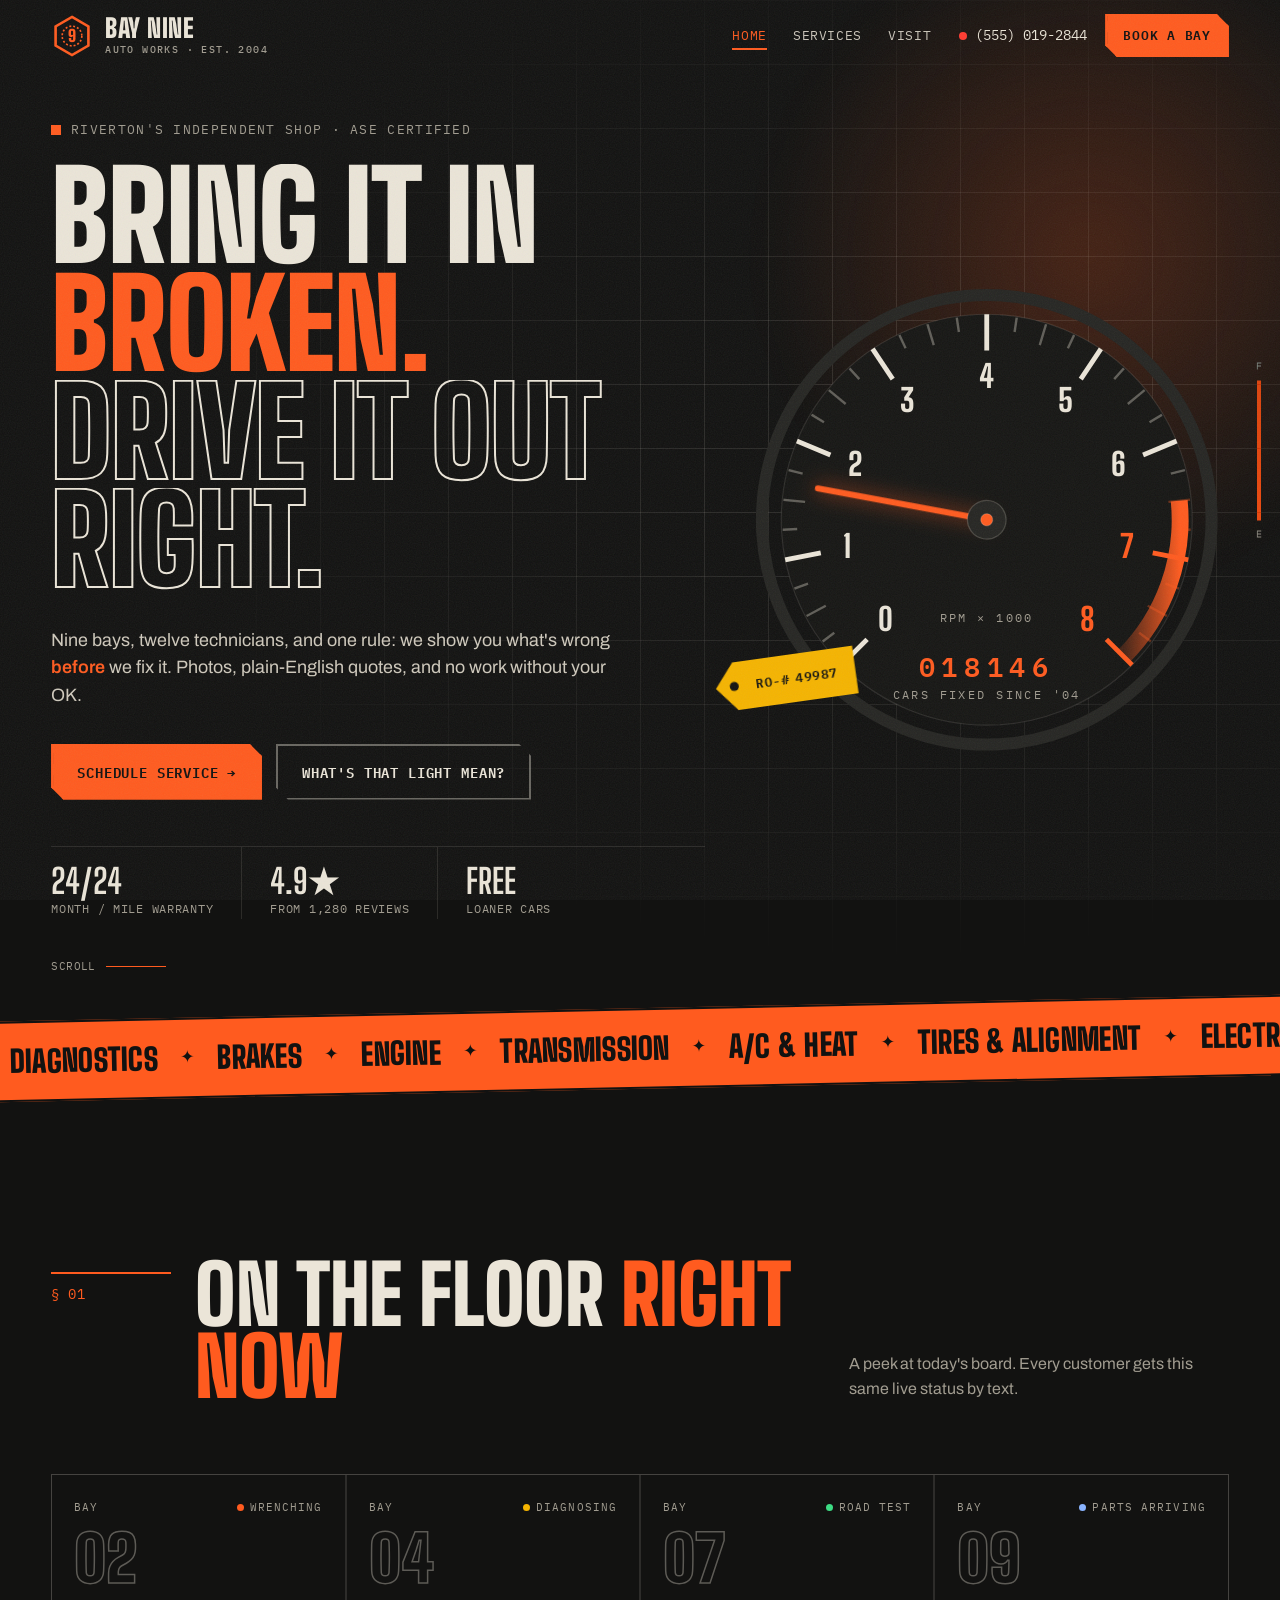
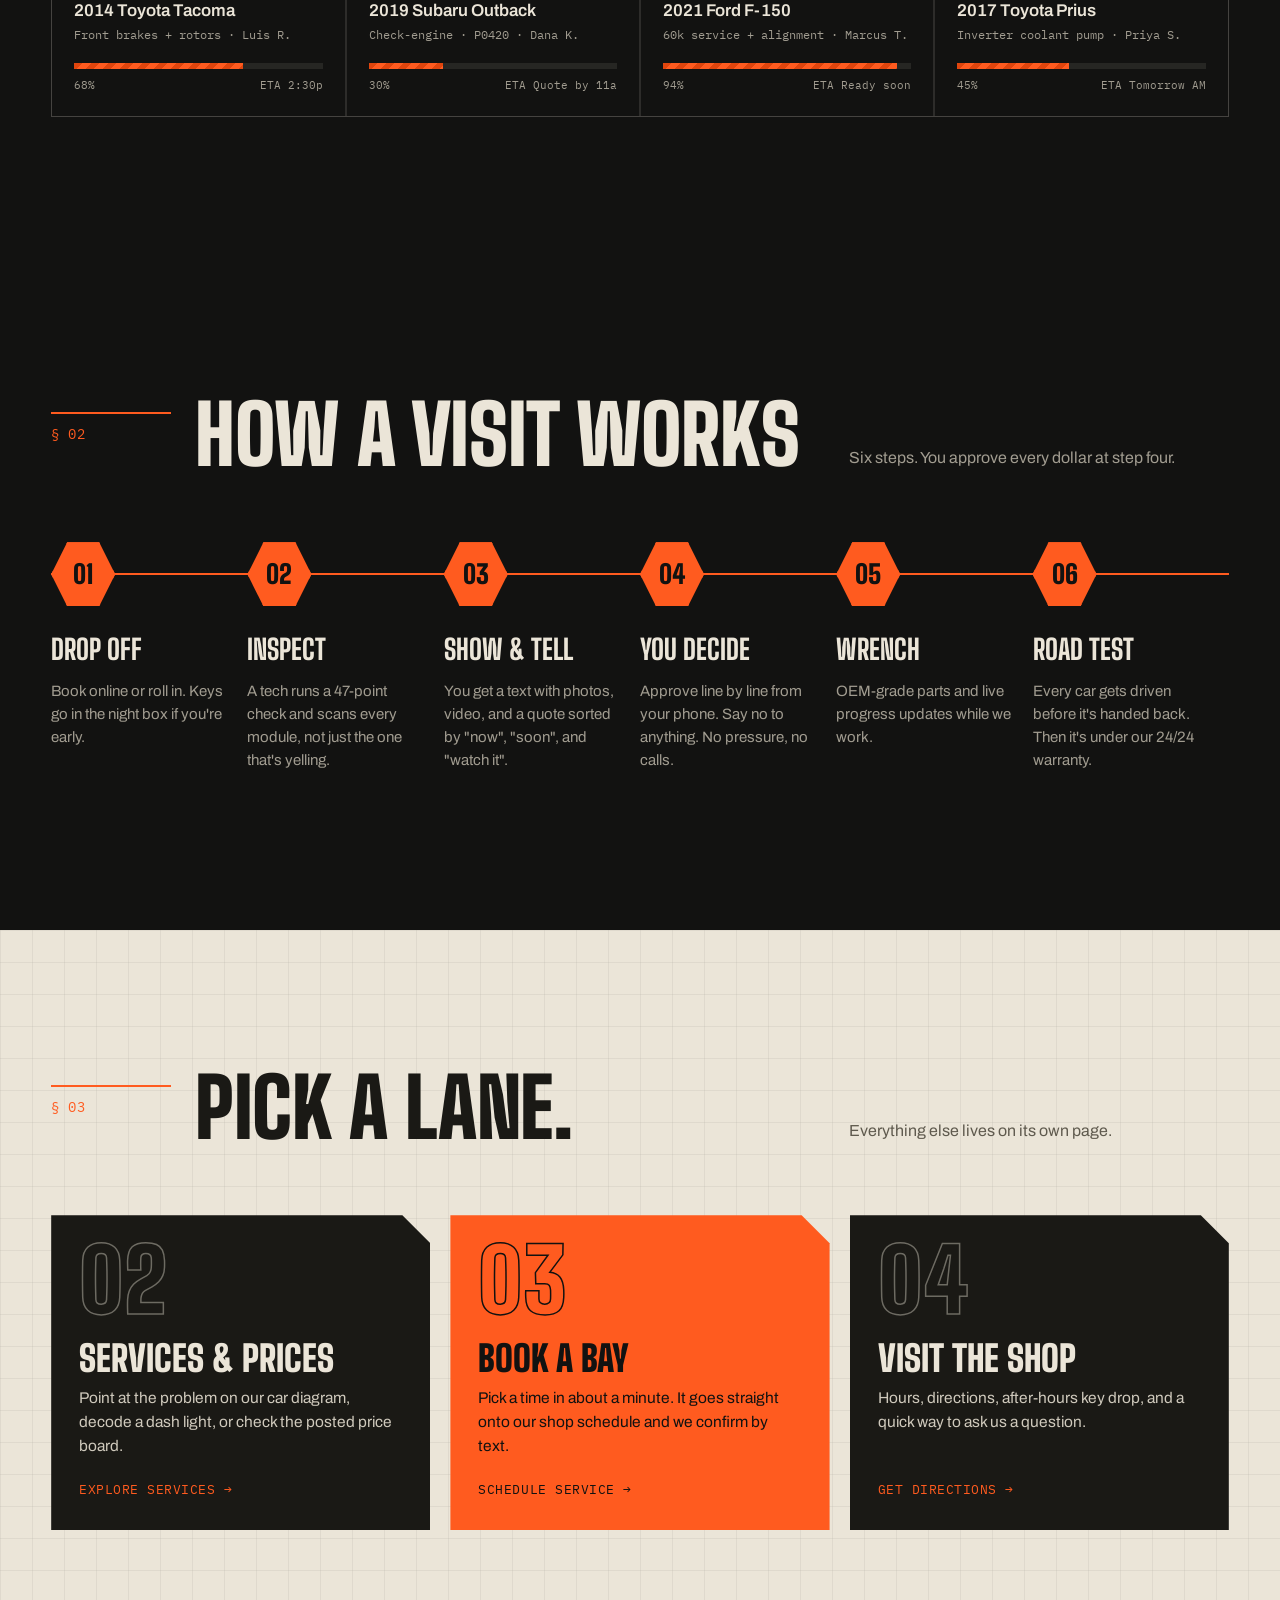
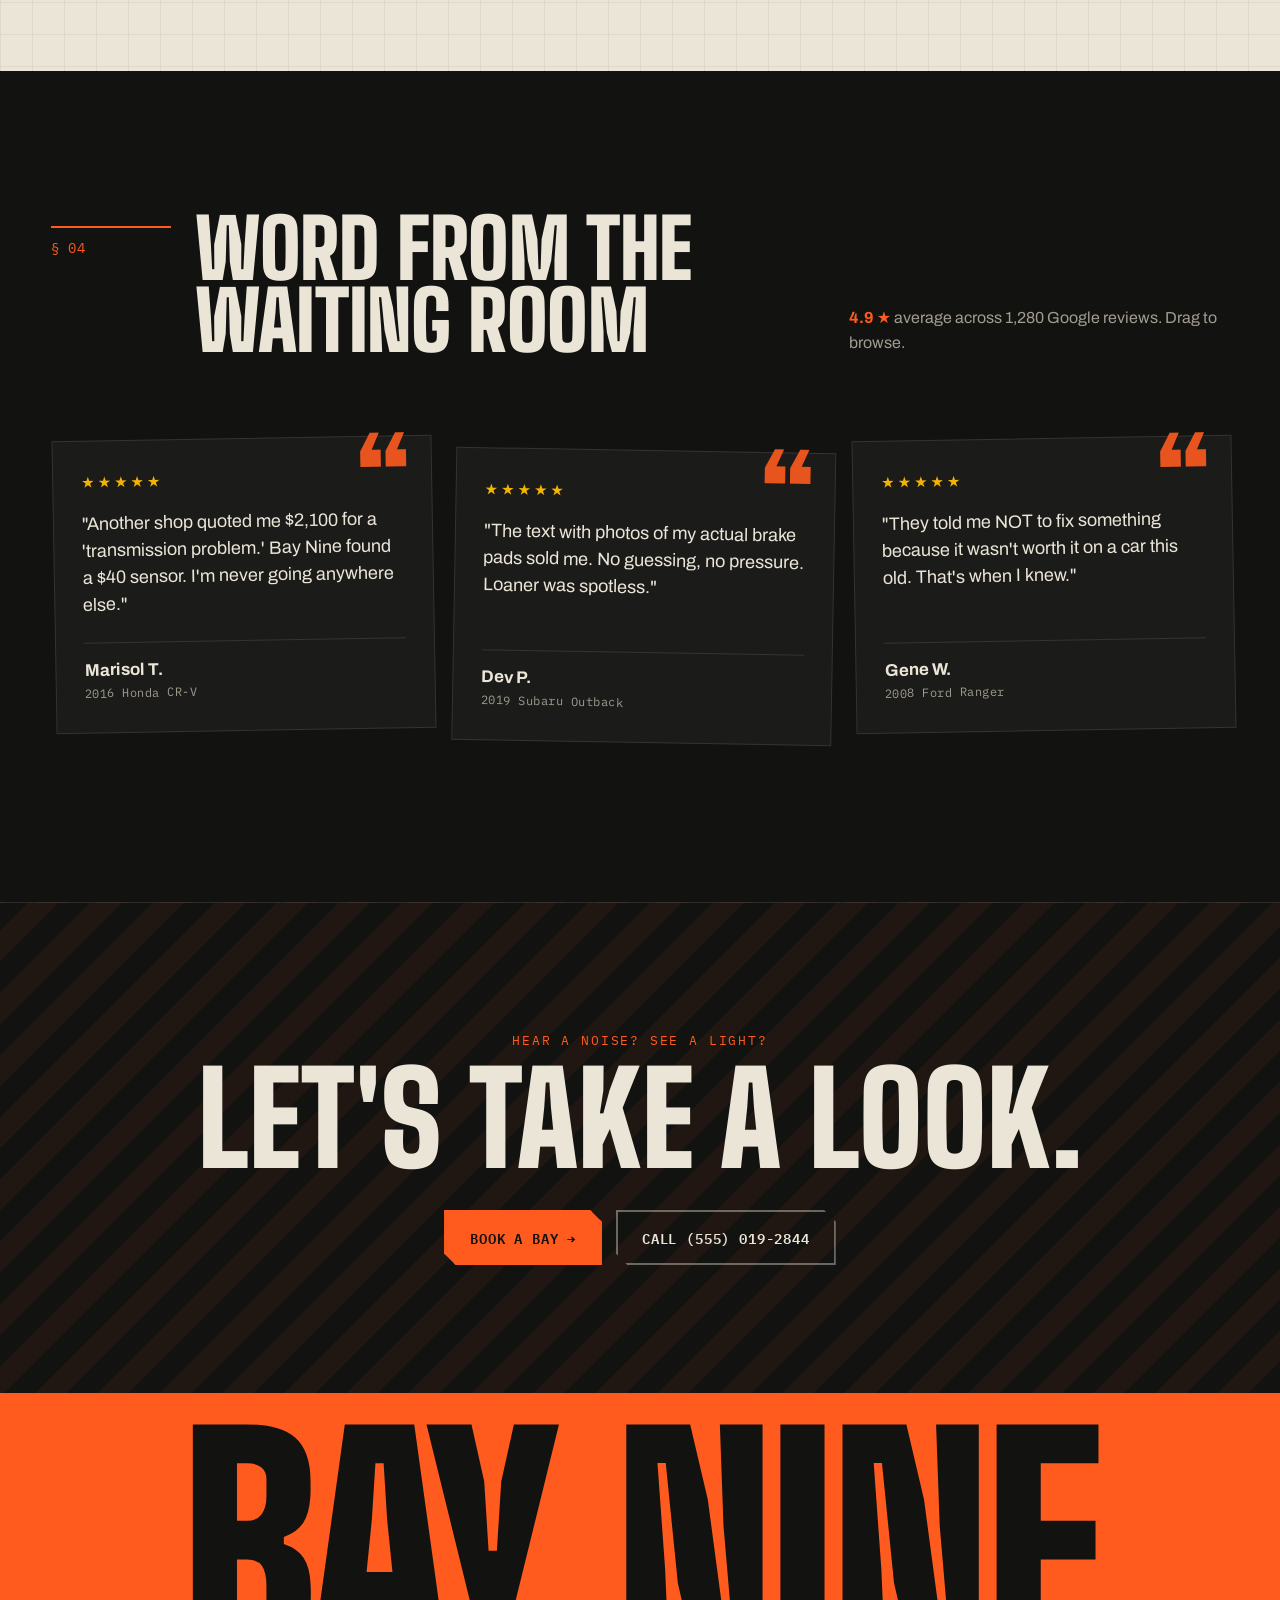
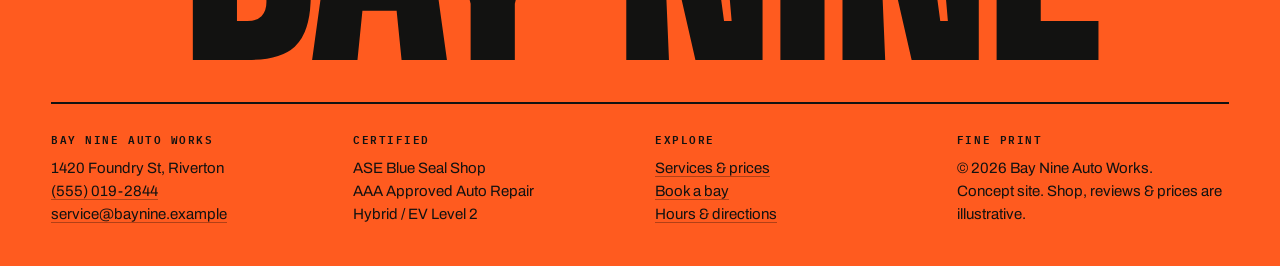
<file: index.html>
<!doctype html>
<html lang="en">
<head>
  <meta charset="utf-8" />
  <meta name="viewport" content="width=device-width, initial-scale=1" />
  <title>Bay Nine Auto Works | Honest repair in Riverton</title>
  <meta name="description" content="Bay Nine Auto Works: independent, ASE-certified auto repair in Riverton. Diagnostics, brakes, engine, A/C, tires and more. Book online in under a minute." />
  <meta name="theme-color" content="#121211" />
  <link rel="icon" href="assets/favicon.svg" type="image/svg+xml" />
  <link rel="preconnect" href="https://fonts.googleapis.com" />
  <link rel="preconnect" href="https://fonts.gstatic.com" crossorigin />
  <link href="https://fonts.googleapis.com/css2?family=Big+Shoulders+Display:wght@500;700;800;900&family=IBM+Plex+Mono:wght@400;500;600&family=Archivo:wght@400;500;600;700&display=swap" rel="stylesheet" />
  <link rel="stylesheet" href="styles.css" />
</head>
<body data-page="home">
  <a class="skip" href="#main">Skip to content</a>

  <!-- Scroll "fuel gauge" -->
  <div class="fuel" aria-hidden="true">
    <span class="fuel__f">F</span>
    <div class="fuel__track"><div class="fuel__fill"></div></div>
    <span class="fuel__e">E</span>
  </div>

  <!-- ============ HEADER ============ -->
  <header class="nav" id="top">
    <a href="index.html" class="brand" aria-label="Bay Nine Auto Works home">
      <svg class="brand__nut" viewBox="0 0 64 64" aria-hidden="true">
        <polygon points="32,3 57,17.5 57,46.5 32,61 7,46.5 7,17.5" fill="none" stroke="currentColor" stroke-width="4"/>
        <circle cx="32" cy="32" r="15" fill="none" stroke="currentColor" stroke-width="2.5" stroke-dasharray="3 3"/>
        <text x="32" y="40.5" text-anchor="middle" font-family="Big Shoulders Display, sans-serif" font-weight="900" font-size="25" fill="currentColor">9</text>
      </svg>
      <span class="brand__word">Bay&nbsp;Nine<small>Auto Works · Est. 2004</small></span>
    </a>
    <nav class="nav__links" aria-label="Main">
      <a href="index.html" aria-current="page">Home</a>
      <a href="services.html">Services</a>
      <a href="contact.html">Visit</a>
    </nav>
    <div class="nav__cta">
      <a class="nav__phone" href="tel:+15550192844"><span class="status-dot" data-open-dot></span>(555) 019-2844</a>
      <a class="btn btn--orange btn--sm" href="book.html">Book a bay</a>
    </div>
    <button class="nav__burger" aria-label="Open menu" aria-expanded="false"><span></span><span></span></button>
  </header>

  <div class="drawer" hidden>
    <a href="index.html" aria-current="page">Home</a>
    <a href="services.html">Services</a>
    <a href="contact.html">Visit</a>
    <a href="book.html" class="drawer__book">Book a bay →</a>
  </div>

  <main id="main">
    <!-- ============ HERO ============ -->
    <section class="hero">
      <div class="hero__grid" aria-hidden="true"></div>
      <div class="hero__copy">
        <p class="eyebrow"><span class="blink"></span> Riverton's independent shop · ASE Certified</p>
        <h1 class="hero__title">
          <span class="line"><span class="word">Bring it in</span></span>
          <span class="line"><span class="word accent">broken.</span></span>
          <span class="line"><span class="word outline">Drive it out</span></span>
          <span class="line"><span class="word outline">right.</span></span>
        </h1>
        <p class="hero__lede">Nine bays, twelve technicians, and one rule: we show you what's wrong <em>before</em> we fix it. Photos, plain-English quotes, and no work without your OK.</p>
        <div class="hero__actions">
          <a href="book.html" class="btn btn--orange">Schedule service <span class="btn__arrow">→</span></a>
          <a href="services.html#decoder" class="btn btn--ghost">What's that light mean?</a>
        </div>
        <ul class="hero__creds">
          <li><strong>24/24</strong> month / mile warranty</li>
          <li><strong>4.9★</strong> from 1,280 reviews</li>
          <li><strong>Free</strong> loaner cars</li>
        </ul>
      </div>

      <div class="hero__gauge" aria-hidden="true">
        <svg viewBox="0 0 400 400" class="gauge">
          <defs>
            <linearGradient id="redzone" x1="0" x2="1">
              <stop offset="0" stop-color="#ff5b1f" stop-opacity=".2"/>
              <stop offset="1" stop-color="#ff5b1f"/>
            </linearGradient>
          </defs>
          <circle cx="200" cy="200" r="186" class="gauge__bezel"/>
          <circle cx="200" cy="200" r="170" class="gauge__face"/>
          <g class="gauge__ticks"></g>
          <path class="gauge__red" d=""/>
          <g class="gauge__nums"></g>
          <text x="200" y="285" text-anchor="middle" class="gauge__unit">RPM × 1000</text>
          <g class="gauge__needle">
            <line x1="200" y1="200" x2="200" y2="58"/>
            <circle cx="200" cy="200" r="16"/>
            <circle cx="200" cy="200" r="5" class="gauge__pin"/>
          </g>
          <text x="200" y="330" text-anchor="middle" class="gauge__odo" data-odo>000000</text>
          <text x="200" y="348" text-anchor="middle" class="gauge__unit">CARS FIXED SINCE '04</text>
        </svg>
        <div class="hero__tag">
          <span class="mono">RO-#</span><span class="mono" data-ro>48213</span>
          <span class="hero__tag-hole"></span>
        </div>
      </div>

      <div class="hero__scroll mono" aria-hidden="true">Scroll<span></span></div>
    </section>

    <!-- ============ TICKER ============ -->
    <div class="ticker" aria-hidden="true">
      <div class="ticker__track">
        <span>Diagnostics</span><i>✦</i><span>Brakes</span><i>✦</i><span>Engine</span><i>✦</i><span>Transmission</span><i>✦</i><span>A/C &amp; Heat</span><i>✦</i><span>Tires &amp; Alignment</span><i>✦</i><span>Electrical</span><i>✦</i><span>Hybrids &amp; EVs</span><i>✦</i><span>State Inspection</span><i>✦</i><span>Fleet</span><i>✦</i>
        <span>Diagnostics</span><i>✦</i><span>Brakes</span><i>✦</i><span>Engine</span><i>✦</i><span>Transmission</span><i>✦</i><span>A/C &amp; Heat</span><i>✦</i><span>Tires &amp; Alignment</span><i>✦</i><span>Electrical</span><i>✦</i><span>Hybrids &amp; EVs</span><i>✦</i><span>State Inspection</span><i>✦</i><span>Fleet</span><i>✦</i>
      </div>
    </div>

    <!-- ============ SHOP FLOOR (live bays) ============ -->
    <section class="floor section section--dark">
      <div class="section__head">
        <p class="section__num mono">§ 01</p>
        <h2 class="section__title">On the floor <span class="accent">right now</span></h2>
        <p class="section__note">A peek at today's board. Every customer gets this same live status by text.</p>
      </div>
      <div class="bays" data-bays></div>
    </section>

    <!-- ============ PROCESS ============ -->
    <section class="process section section--dark" id="process">
      <div class="section__head">
        <p class="section__num mono">§ 02</p>
        <h2 class="section__title">How a visit works</h2>
        <p class="section__note">Six steps. You approve every dollar at step four.</p>
      </div>
      <ol class="steps">
        <li class="step"><span class="step__n">01</span><h3>Drop off</h3><p>Book online or roll in. Keys go in the night box if you're early.</p></li>
        <li class="step"><span class="step__n">02</span><h3>Inspect</h3><p>A tech runs a 47-point check and scans every module, not just the one that's yelling.</p></li>
        <li class="step"><span class="step__n">03</span><h3>Show &amp; tell</h3><p>You get a text with photos, video, and a quote sorted by "now", "soon", and "watch it".</p></li>
        <li class="step"><span class="step__n">04</span><h3>You decide</h3><p>Approve line by line from your phone. Say no to anything. No pressure, no calls.</p></li>
        <li class="step"><span class="step__n">05</span><h3>Wrench</h3><p>OEM-grade parts and live progress updates while we work.</p></li>
        <li class="step"><span class="step__n">06</span><h3>Road test</h3><p>Every car gets driven before it's handed back. Then it's under our 24/24 warranty.</p></li>
      </ol>
    </section>

    <!-- ============ WHERE NEXT ============ -->
    <section class="next section section--paper">
      <div class="section__head">
        <p class="section__num mono">§ 03</p>
        <h2 class="section__title">Pick a lane.</h2>
        <p class="section__note">Everything else lives on its own page.</p>
      </div>
      <div class="lanes">
        <a class="lane" href="services.html">
          <span class="lane__n">02</span>
          <h3>Services &amp; prices</h3>
          <p>Point at the problem on our car diagram, decode a dash light, or check the posted price board.</p>
          <span class="lane__go mono">Explore services →</span>
        </a>
        <a class="lane lane--hot" href="book.html">
          <span class="lane__n">03</span>
          <h3>Book a bay</h3>
          <p>Pick a time in about a minute. It goes straight onto our shop schedule and we confirm by text.</p>
          <span class="lane__go mono">Schedule service →</span>
        </a>
        <a class="lane" href="contact.html">
          <span class="lane__n">04</span>
          <h3>Visit the shop</h3>
          <p>Hours, directions, after-hours key drop, and a quick way to ask us a question.</p>
          <span class="lane__go mono">Get directions →</span>
        </a>
      </div>
    </section>

    <!-- ============ REVIEWS ============ -->
    <section class="reviews section section--dark" id="reviews">
      <div class="section__head">
        <p class="section__num mono">§ 04</p>
        <h2 class="section__title">Word from the waiting room</h2>
        <p class="section__note"><strong class="accent">4.9 ★</strong> average across 1,280 Google reviews. Drag to browse.</p>
      </div>
      <div class="reel" data-reel>
        <figure class="card"><div class="stars">★★★★★</div><blockquote>"Another shop quoted me $2,100 for a 'transmission problem.' Bay Nine found a $40 sensor. I'm never going anywhere else."</blockquote><figcaption><strong>Marisol T.</strong><span class="mono">2016 Honda CR-V</span></figcaption></figure>
        <figure class="card"><div class="stars">★★★★★</div><blockquote>"The text with photos of my actual brake pads sold me. No guessing, no pressure. Loaner was spotless."</blockquote><figcaption><strong>Dev P.</strong><span class="mono">2019 Subaru Outback</span></figcaption></figure>
        <figure class="card"><div class="stars">★★★★★</div><blockquote>"They told me NOT to fix something because it wasn't worth it on a car this old. That's when I knew."</blockquote><figcaption><strong>Gene W.</strong><span class="mono">2008 Ford Ranger</span></figcaption></figure>
        <figure class="card"><div class="stars">★★★★★</div><blockquote>"Booked online at 11pm, dropped it at 7am, picked up by lunch. A/C is blowing ice."</blockquote><figcaption><strong>Aisha K.</strong><span class="mono">2014 Toyota Camry</span></figcaption></figure>
        <figure class="card"><div class="stars">★★★★★</div><blockquote>"We run 14 vans through them. Fleet billing is easy and turnaround beats the dealer by days."</blockquote><figcaption><strong>Rob L.</strong><span class="mono">Fleet · Ridgeway Plumbing</span></figcaption></figure>
        <figure class="card"><div class="stars">★★★★★</div><blockquote>"One of the only indie shops around here that actually knows hybrids. Fixed my inverter coolant pump right the first time."</blockquote><figcaption><strong>Hannah O.</strong><span class="mono">2017 Prius</span></figcaption></figure>
      </div>
    </section>

    <!-- ============ CTA BAND ============ -->
    <section class="cta-band">
      <p class="mono cta-band__kicker">Hear a noise? See a light?</p>
      <h2 class="cta-band__title">Let's take a look.</h2>
      <div class="cta-band__actions">
        <a href="book.html" class="btn btn--orange">Book a bay <span class="btn__arrow">→</span></a>
        <a href="tel:+15550192844" class="btn btn--ghost">Call (555) 019-2844</a>
      </div>
    </section>

  </main>


  <!-- ============ FOOTER ============ -->
  <footer class="foot">
    <div class="foot__mark" aria-hidden="true">BAY NINE</div>
    <div class="foot__grid">
      <div>
        <p class="mono">Bay Nine Auto Works</p>
        <p>1420 Foundry St, Riverton<br/><a href="tel:+15550192844">(555) 019-2844</a><br/><a href="mailto:service@baynine.example">service@baynine.example</a></p>
      </div>
      <div>
        <p class="mono">Certified</p>
        <p>ASE Blue Seal Shop<br/>AAA Approved Auto Repair<br/>Hybrid / EV Level 2</p>
      </div>
      <div>
        <p class="mono">Explore</p>
        <p><a href="services.html">Services &amp; prices</a><br/><a href="book.html">Book a bay</a><br/><a href="contact.html">Hours &amp; directions</a></p>
      </div>
      <div>
        <p class="mono">Fine print</p>
        <p>© <span data-year></span> Bay Nine Auto Works.<br/>Concept site. Shop, reviews &amp; prices are illustrative.</p>
      </div>
    </div>
  </footer>

  <!-- mobile action bar -->
  <div class="mbar">
    <a href="tel:+15550192844" class="mbar__call">Call</a>
    <a href="book.html" class="mbar__book">Book a bay</a>
  </div>

  <script src="script.js"></script>
</body>
</html>
</file>
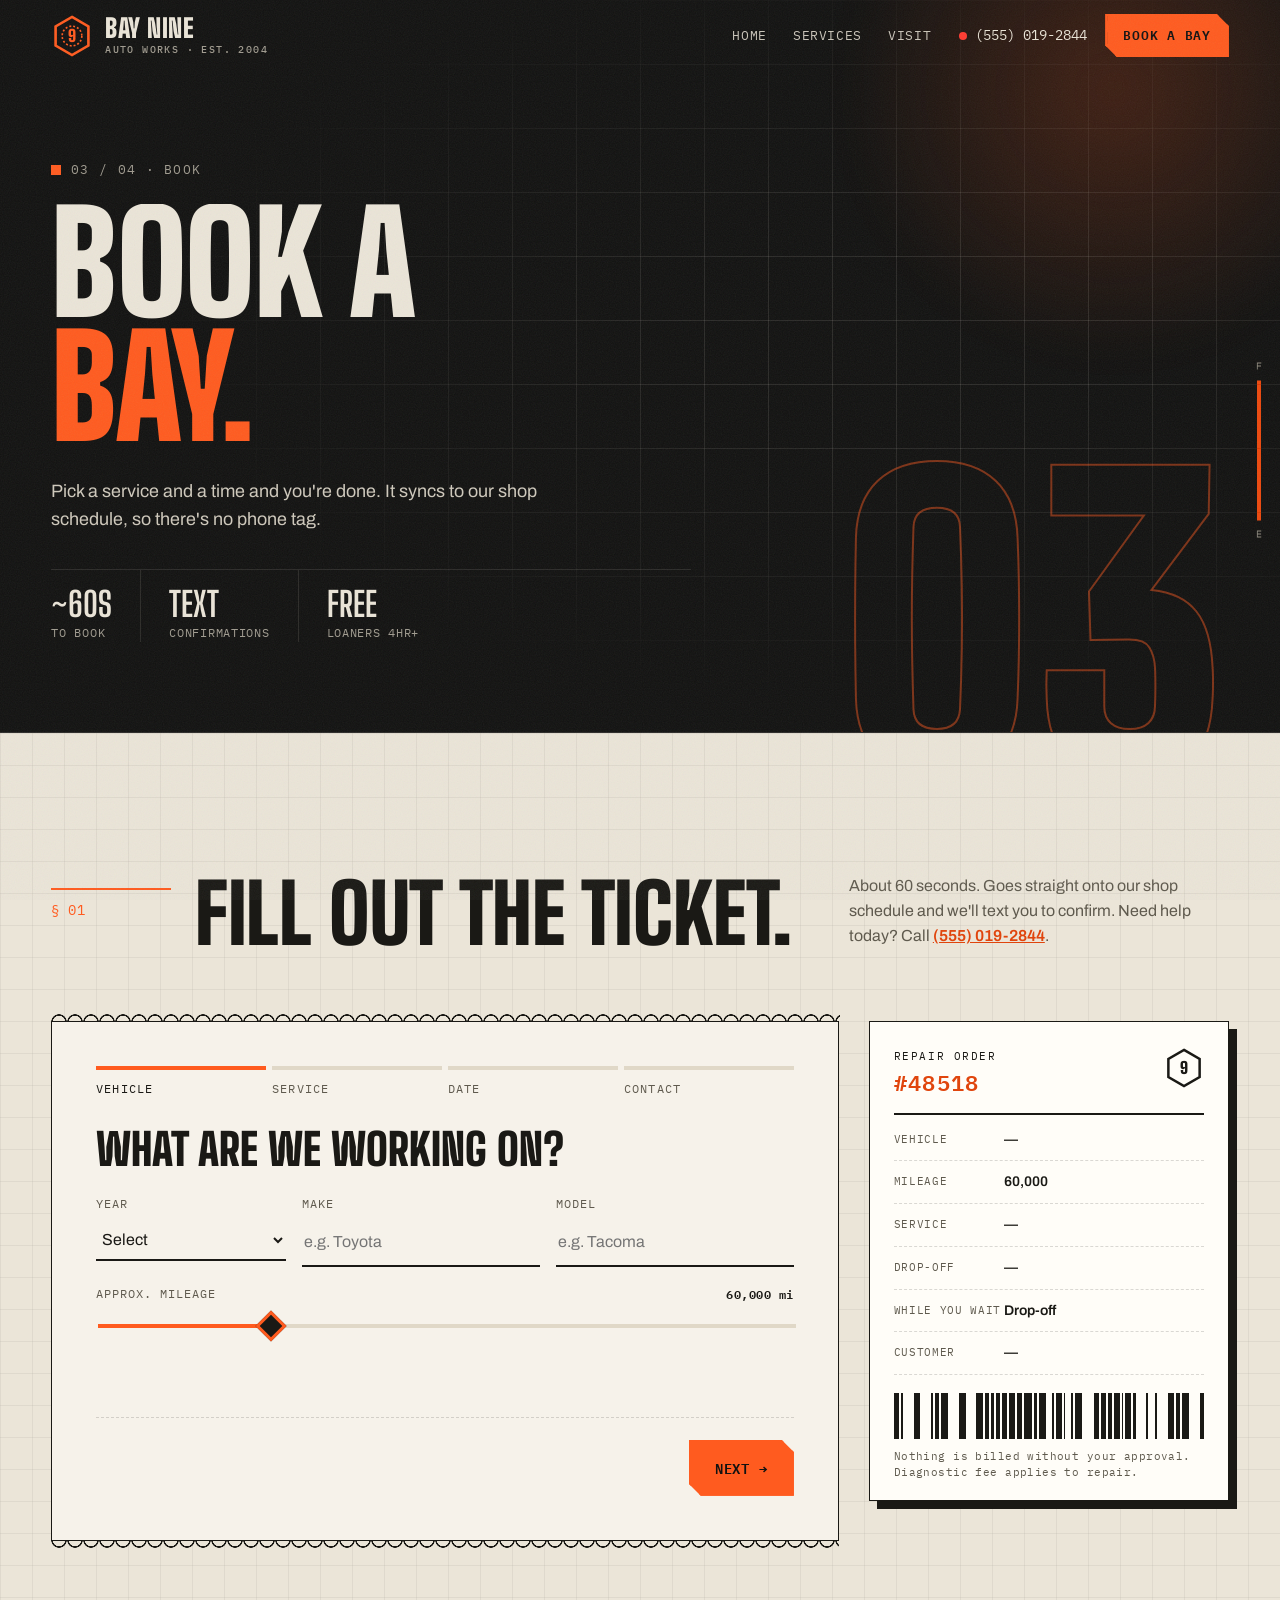
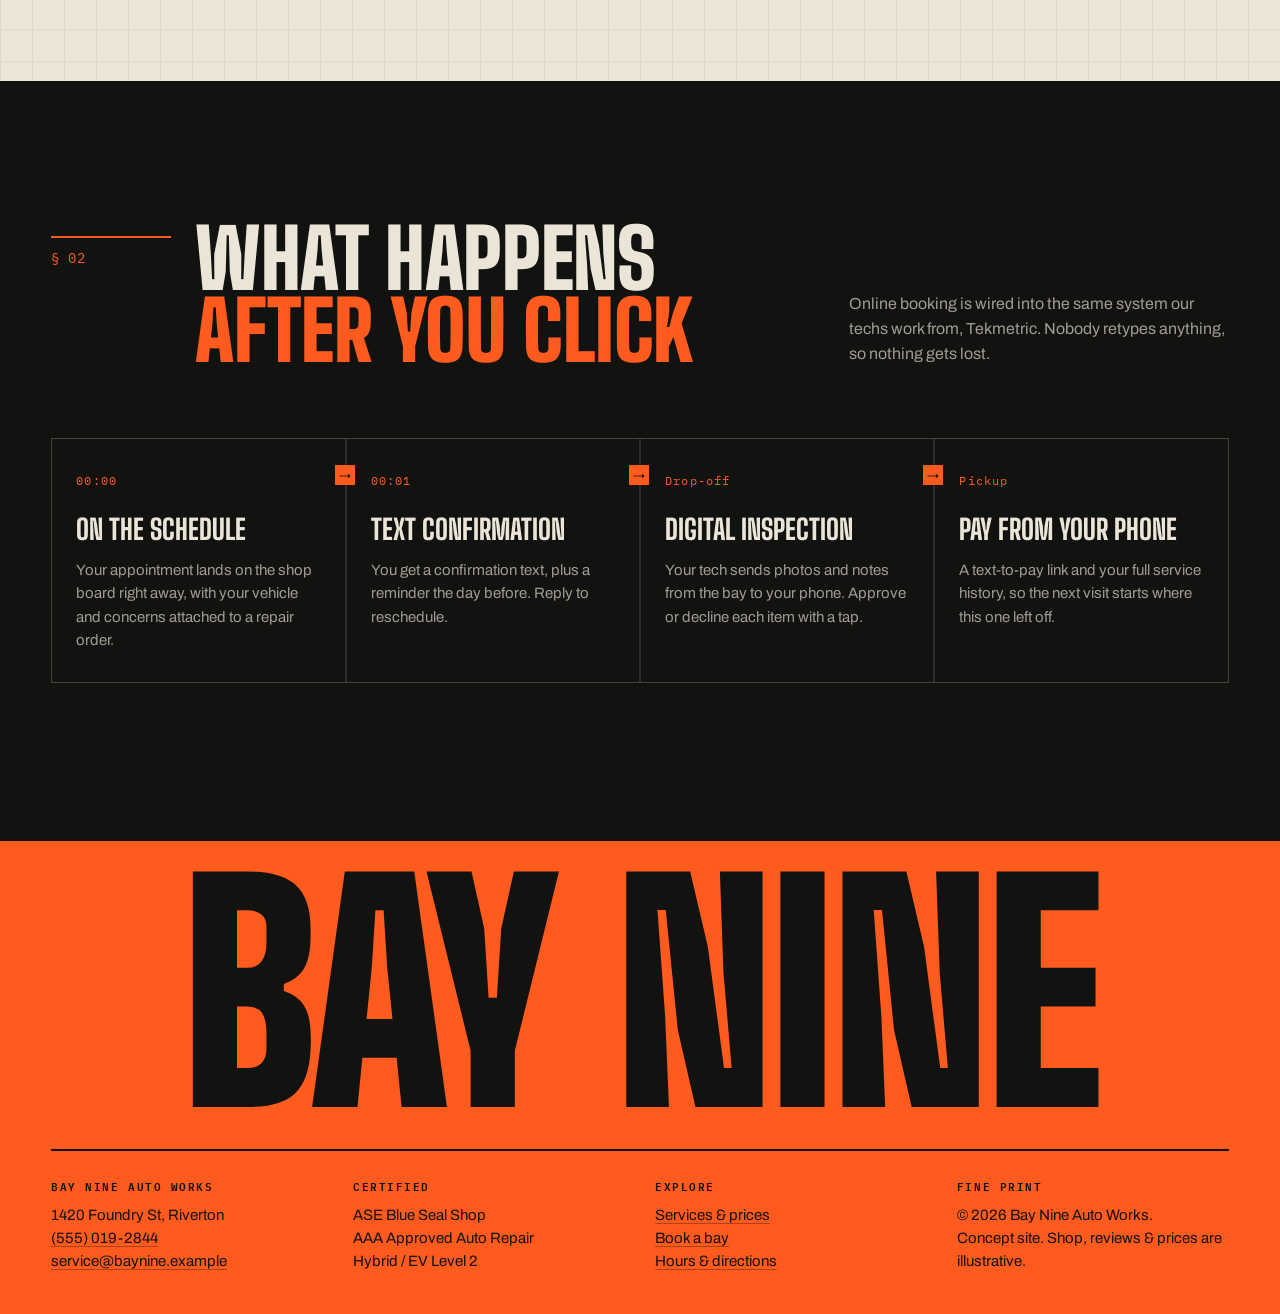
<file: book.html>
<!doctype html>
<html lang="en">
<head>
  <meta charset="utf-8" />
  <meta name="viewport" content="width=device-width, initial-scale=1" />
  <title>Book a Bay | Bay Nine Auto Works</title>
  <meta name="description" content="Schedule service at Bay Nine Auto Works online in about a minute. Pick your time, and we'll confirm by text." />
  <meta name="theme-color" content="#121211" />
  <link rel="icon" href="assets/favicon.svg" type="image/svg+xml" />
  <link rel="preconnect" href="https://fonts.googleapis.com" />
  <link rel="preconnect" href="https://fonts.gstatic.com" crossorigin />
  <link href="https://fonts.googleapis.com/css2?family=Big+Shoulders+Display:wght@500;700;800;900&family=IBM+Plex+Mono:wght@400;500;600&family=Archivo:wght@400;500;600;700&display=swap" rel="stylesheet" />
  <link rel="stylesheet" href="styles.css" />
</head>
<body data-page="book">
  <a class="skip" href="#main">Skip to content</a>

  <!-- Scroll "fuel gauge" -->
  <div class="fuel" aria-hidden="true">
    <span class="fuel__f">F</span>
    <div class="fuel__track"><div class="fuel__fill"></div></div>
    <span class="fuel__e">E</span>
  </div>

  <!-- ============ HEADER ============ -->
  <header class="nav" id="top">
    <a href="index.html" class="brand" aria-label="Bay Nine Auto Works home">
      <svg class="brand__nut" viewBox="0 0 64 64" aria-hidden="true">
        <polygon points="32,3 57,17.5 57,46.5 32,61 7,46.5 7,17.5" fill="none" stroke="currentColor" stroke-width="4"/>
        <circle cx="32" cy="32" r="15" fill="none" stroke="currentColor" stroke-width="2.5" stroke-dasharray="3 3"/>
        <text x="32" y="40.5" text-anchor="middle" font-family="Big Shoulders Display, sans-serif" font-weight="900" font-size="25" fill="currentColor">9</text>
      </svg>
      <span class="brand__word">Bay&nbsp;Nine<small>Auto Works · Est. 2004</small></span>
    </a>
    <nav class="nav__links" aria-label="Main">
      <a href="index.html">Home</a>
      <a href="services.html">Services</a>
      <a href="contact.html">Visit</a>
    </nav>
    <div class="nav__cta">
      <a class="nav__phone" href="tel:+15550192844"><span class="status-dot" data-open-dot></span>(555) 019-2844</a>
      <a class="btn btn--orange btn--sm" href="book.html" aria-current="page">Book a bay</a>
    </div>
    <button class="nav__burger" aria-label="Open menu" aria-expanded="false"><span></span><span></span></button>
  </header>

  <div class="drawer" hidden>
    <a href="index.html">Home</a>
    <a href="services.html">Services</a>
    <a href="contact.html">Visit</a>
    <a href="book.html" class="drawer__book">Book a bay →</a>
  </div>

  <main id="main">
    <!-- ============ PAGE HERO ============ -->
    <section class="page-hero">
      <div class="hero__grid" aria-hidden="true"></div>
      <div class="page-hero__num" aria-hidden="true">03</div>
      <div class="page-hero__inner">
        <p class="eyebrow"><span class="blink"></span> 03 / 04 · Book</p>
        <h1 class="hero__title page-hero__title">
          <span class="line"><span class="word">Book a</span></span>
          <span class="line"><span class="word accent">bay.</span></span>
        </h1>
        <p class="page-hero__lede">Pick a service and a time and you're done. It syncs to our shop schedule, so there's no phone tag.</p>
        <ul class="hero__creds page-hero__creds"><li><strong>~60s</strong> to book</li><li><strong>Text</strong> confirmations</li><li><strong>Free</strong> loaners 4hr+</li></ul>
      </div>
    </section>

    <!-- ============ BOOKING ============ -->
    <section class="book section section--paper" id="book">
      <div class="section__head">
        <p class="section__num mono">§ 01</p>
        <h2 class="section__title">Fill out the ticket.</h2>
        <p class="section__note">About 60 seconds. Goes straight onto our shop schedule and we'll text you to confirm. Need help today? Call <a href="tel:+15550192844">(555) 019-2844</a>.</p>
      </div>

      <div class="booking">
        <form class="ticket" novalidate data-form>
          <div class="ticket__progress" aria-hidden="true">
            <span class="is-active">Vehicle</span><span>Service</span><span>Date</span><span>Contact</span>
          </div>

          <!-- STEP 1 -->
          <fieldset class="step-pane is-active" data-step="0">
            <legend>What are we working on?</legend>
            <div class="row row--3">
              <label class="field"><span>Year</span>
                <select name="year" required data-years><option value="">Select</option></select>
              </label>
              <label class="field"><span>Make</span>
                <input name="make" list="makes" placeholder="e.g. Toyota" required autocomplete="off"/>
                <datalist id="makes">
                  <option>Acura</option><option>Audi</option><option>BMW</option><option>Chevrolet</option><option>Dodge</option><option>Ford</option><option>GMC</option><option>Honda</option><option>Hyundai</option><option>Jeep</option><option>Kia</option><option>Lexus</option><option>Mazda</option><option>Mercedes-Benz</option><option>Nissan</option><option>Ram</option><option>Subaru</option><option>Tesla</option><option>Toyota</option><option>Volkswagen</option><option>Volvo</option>
                </datalist>
              </label>
              <label class="field"><span>Model</span>
                <input name="model" placeholder="e.g. Tacoma" required/>
              </label>
            </div>
            <label class="field"><span>Approx. mileage <em class="mono" data-miles-out>60,000 mi</em></span>
              <input type="range" name="miles" min="0" max="250000" step="5000" value="60000" data-miles/>
            </label>
          </fieldset>

          <!-- STEP 2 -->
          <fieldset class="step-pane" data-step="1">
            <legend>What does it need?</legend>
            <div class="chips" data-chips>
              <label><input type="checkbox" name="svc" value="Oil change"/><span>Oil change</span></label>
              <label><input type="checkbox" name="svc" value="Check-engine light"/><span>Check-engine light</span></label>
              <label><input type="checkbox" name="svc" value="Brakes"/><span>Brakes</span></label>
              <label><input type="checkbox" name="svc" value="Tires & alignment"/><span>Tires &amp; alignment</span></label>
              <label><input type="checkbox" name="svc" value="A/C & heat"/><span>A/C &amp; heat</span></label>
              <label><input type="checkbox" name="svc" value="Battery & electrical"/><span>Battery &amp; electrical</span></label>
              <label><input type="checkbox" name="svc" value="Transmission"/><span>Transmission</span></label>
              <label><input type="checkbox" name="svc" value="Exhaust"/><span>Exhaust</span></label>
              <label><input type="checkbox" name="svc" value="State inspection"/><span>State inspection</span></label>
              <label><input type="checkbox" name="svc" value="Something's off"/><span>Not sure, something's off</span></label>
            </div>
            <label class="field"><span>Describe it (noises, smells, when it happens)</span>
              <textarea name="notes" rows="3" placeholder="Grinding noise from front left when braking, mostly in the morning…"></textarea>
            </label>
          </fieldset>

          <!-- STEP 3 -->
          <fieldset class="step-pane" data-step="2">
            <legend>Pick a drop-off time</legend>
            <div class="sched">
              <div class="cal">
                <div class="cal__head">
                  <button type="button" class="cal__nav" data-cal-prev aria-label="Previous month">‹</button>
                  <strong data-cal-label></strong>
                  <button type="button" class="cal__nav" data-cal-next aria-label="Next month">›</button>
                </div>
                <div class="cal__dow mono"><span>S</span><span>M</span><span>T</span><span>W</span><span>T</span><span>F</span><span>S</span></div>
                <div class="cal__grid" data-cal-grid></div>
              </div>
              <div class="slots">
                <p class="mono slots__label" data-slot-label>Select a date</p>
                <div class="slots__grid" data-slots></div>
                <div class="toggle-row">
                  <label class="toggle"><input type="radio" name="stay" value="Waiting" /><span>I'll wait (lounge + Wi-Fi)</span></label>
                  <label class="toggle"><input type="radio" name="stay" value="Drop-off" checked /><span>Drop-off</span></label>
                  <label class="toggle"><input type="radio" name="stay" value="Loaner" /><span>Need a loaner</span></label>
                </div>
              </div>
            </div>
          </fieldset>

          <!-- STEP 4 -->
          <fieldset class="step-pane" data-step="3">
            <legend>Where do we send updates?</legend>
            <div class="row row--2">
              <label class="field"><span>Full name</span><input name="name" required autocomplete="name"/></label>
              <label class="field"><span>Mobile</span><input name="phone" type="tel" required autocomplete="tel" placeholder="(555) 555-5555"/></label>
            </div>
            <label class="field"><span>Email <em>(optional)</em></span><input name="email" type="email" autocomplete="email"/></label>
            <label class="check"><input type="checkbox" name="sms" checked/> <span>Text me photos, quotes &amp; status updates</span></label>
          </fieldset>

          <p class="form-error" role="alert" data-error></p>

          <div class="ticket__nav">
            <button type="button" class="btn btn--ghost-dark" data-back hidden>← Back</button>
            <button type="button" class="btn btn--orange" data-next>Next →</button>
            <button type="submit" class="btn btn--orange" data-submit hidden>Reserve my bay ✓</button>
          </div>

          <!-- SUCCESS -->
          <div class="done" data-done hidden>
            <div class="done__stamp">Scheduled</div>
            <h3>You're on the board.</h3>
            <p data-done-msg></p>
            <button type="button" class="btn btn--ghost-dark" data-reset>Book another vehicle</button>
          </div>
        </form>

        <!-- live repair order -->
        <aside class="ro" aria-label="Repair order summary">
          <div class="ro__head">
            <div>
              <p class="mono">REPAIR ORDER</p>
              <p class="ro__num mono" data-ro-num>#—</p>
            </div>
            <svg viewBox="0 0 64 64" class="ro__logo" aria-hidden="true"><polygon points="32,3 57,17.5 57,46.5 32,61 7,46.5 7,17.5" fill="none" stroke="currentColor" stroke-width="4"/><text x="32" y="41" text-anchor="middle" font-family="Big Shoulders Display, sans-serif" font-weight="900" font-size="26" fill="currentColor">9</text></svg>
          </div>
          <dl class="ro__rows">
            <div><dt>Vehicle</dt><dd data-ro-vehicle>—</dd></div>
            <div><dt>Mileage</dt><dd data-ro-miles>60,000</dd></div>
            <div><dt>Service</dt><dd data-ro-svc>—</dd></div>
            <div><dt>Drop-off</dt><dd data-ro-date>—</dd></div>
            <div><dt>While you wait</dt><dd data-ro-stay>Drop-off</dd></div>
            <div><dt>Customer</dt><dd data-ro-name>—</dd></div>
          </dl>
          <div class="ro__barcode" aria-hidden="true" data-barcode></div>
          <p class="ro__fine mono">Nothing is billed without your approval. Diagnostic fee applies to repair.</p>
        </aside>
      </div>
      <!-- Live scheduler (shown when SCHEDULER.url is set in script.js) -->
      <div class="embed" data-embed hidden>
        <iframe title="Book an appointment" loading="lazy"></iframe>
      </div>
    </section>

    <!-- ============ BOOKING FLOW ============ -->
    <section class="flow section section--dark">
      <div class="section__head">
        <p class="section__num mono">§ 02</p>
        <h2 class="section__title">What happens <span class="accent">after you click</span></h2>
        <p class="section__note">Online booking is wired into the same system our techs work from, <span data-scheduler-name>Tekmetric</span>. Nobody retypes anything, so nothing gets lost.</p>
      </div>
      <ol class="flow__list">
        <li><span class="mono">00:00</span><h3>On the schedule</h3><p>Your appointment lands on the shop board right away, with your vehicle and concerns attached to a repair order.</p></li>
        <li><span class="mono">00:01</span><h3>Text confirmation</h3><p>You get a confirmation text, plus a reminder the day before. Reply to reschedule.</p></li>
        <li><span class="mono">Drop-off</span><h3>Digital inspection</h3><p>Your tech sends photos and notes from the bay to your phone. Approve or decline each item with a tap.</p></li>
        <li><span class="mono">Pickup</span><h3>Pay from your phone</h3><p>A text-to-pay link and your full service history, so the next visit starts where this one left off.</p></li>
      </ol>
    </section>

  </main>


  <!-- ============ FOOTER ============ -->
  <footer class="foot">
    <div class="foot__mark" aria-hidden="true">BAY NINE</div>
    <div class="foot__grid">
      <div>
        <p class="mono">Bay Nine Auto Works</p>
        <p>1420 Foundry St, Riverton<br/><a href="tel:+15550192844">(555) 019-2844</a><br/><a href="mailto:service@baynine.example">service@baynine.example</a></p>
      </div>
      <div>
        <p class="mono">Certified</p>
        <p>ASE Blue Seal Shop<br/>AAA Approved Auto Repair<br/>Hybrid / EV Level 2</p>
      </div>
      <div>
        <p class="mono">Explore</p>
        <p><a href="services.html">Services &amp; prices</a><br/><a href="book.html">Book a bay</a><br/><a href="contact.html">Hours &amp; directions</a></p>
      </div>
      <div>
        <p class="mono">Fine print</p>
        <p>© <span data-year></span> Bay Nine Auto Works.<br/>Concept site. Shop, reviews &amp; prices are illustrative.</p>
      </div>
    </div>
  </footer>

  <!-- mobile action bar -->
  <div class="mbar">
    <a href="tel:+15550192844" class="mbar__call">Call</a>
    <a href="book.html" class="mbar__book">Book a bay</a>
  </div>

  <script src="script.js"></script>
</body>
</html>
</file>
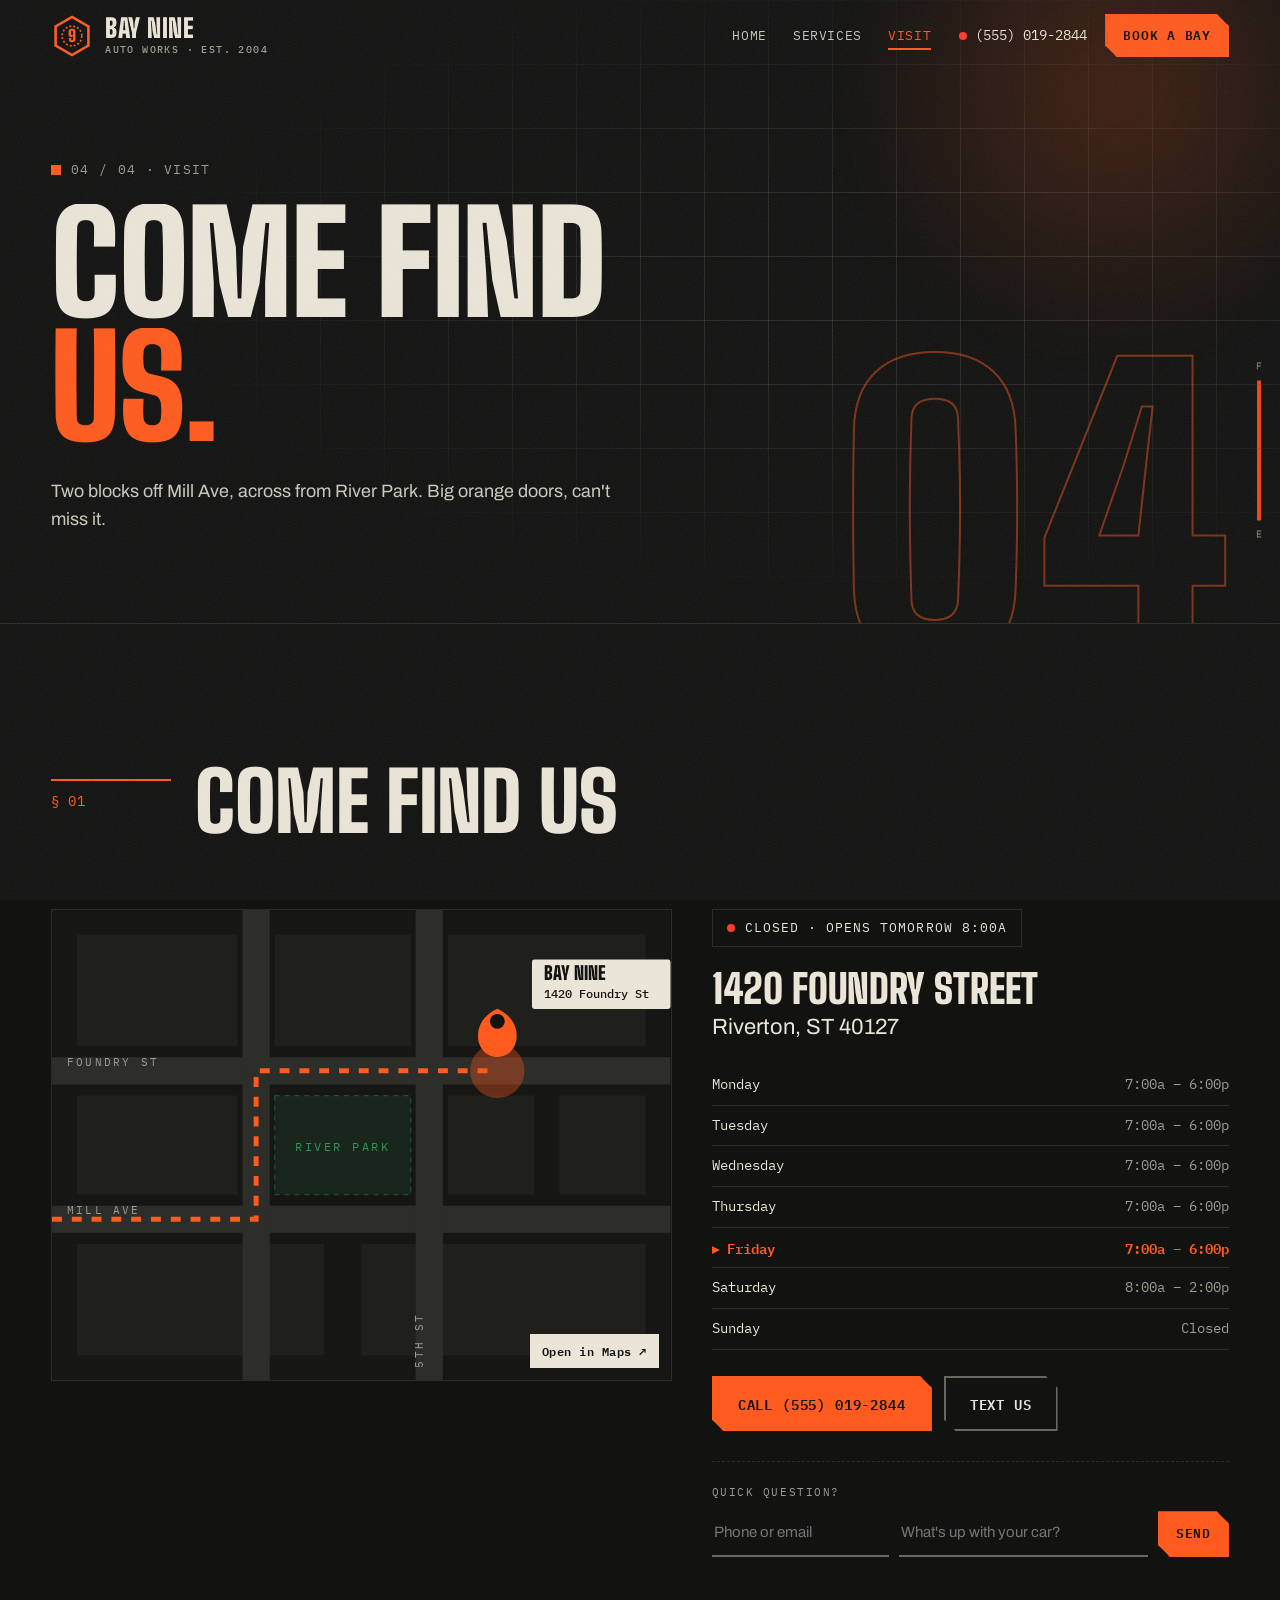
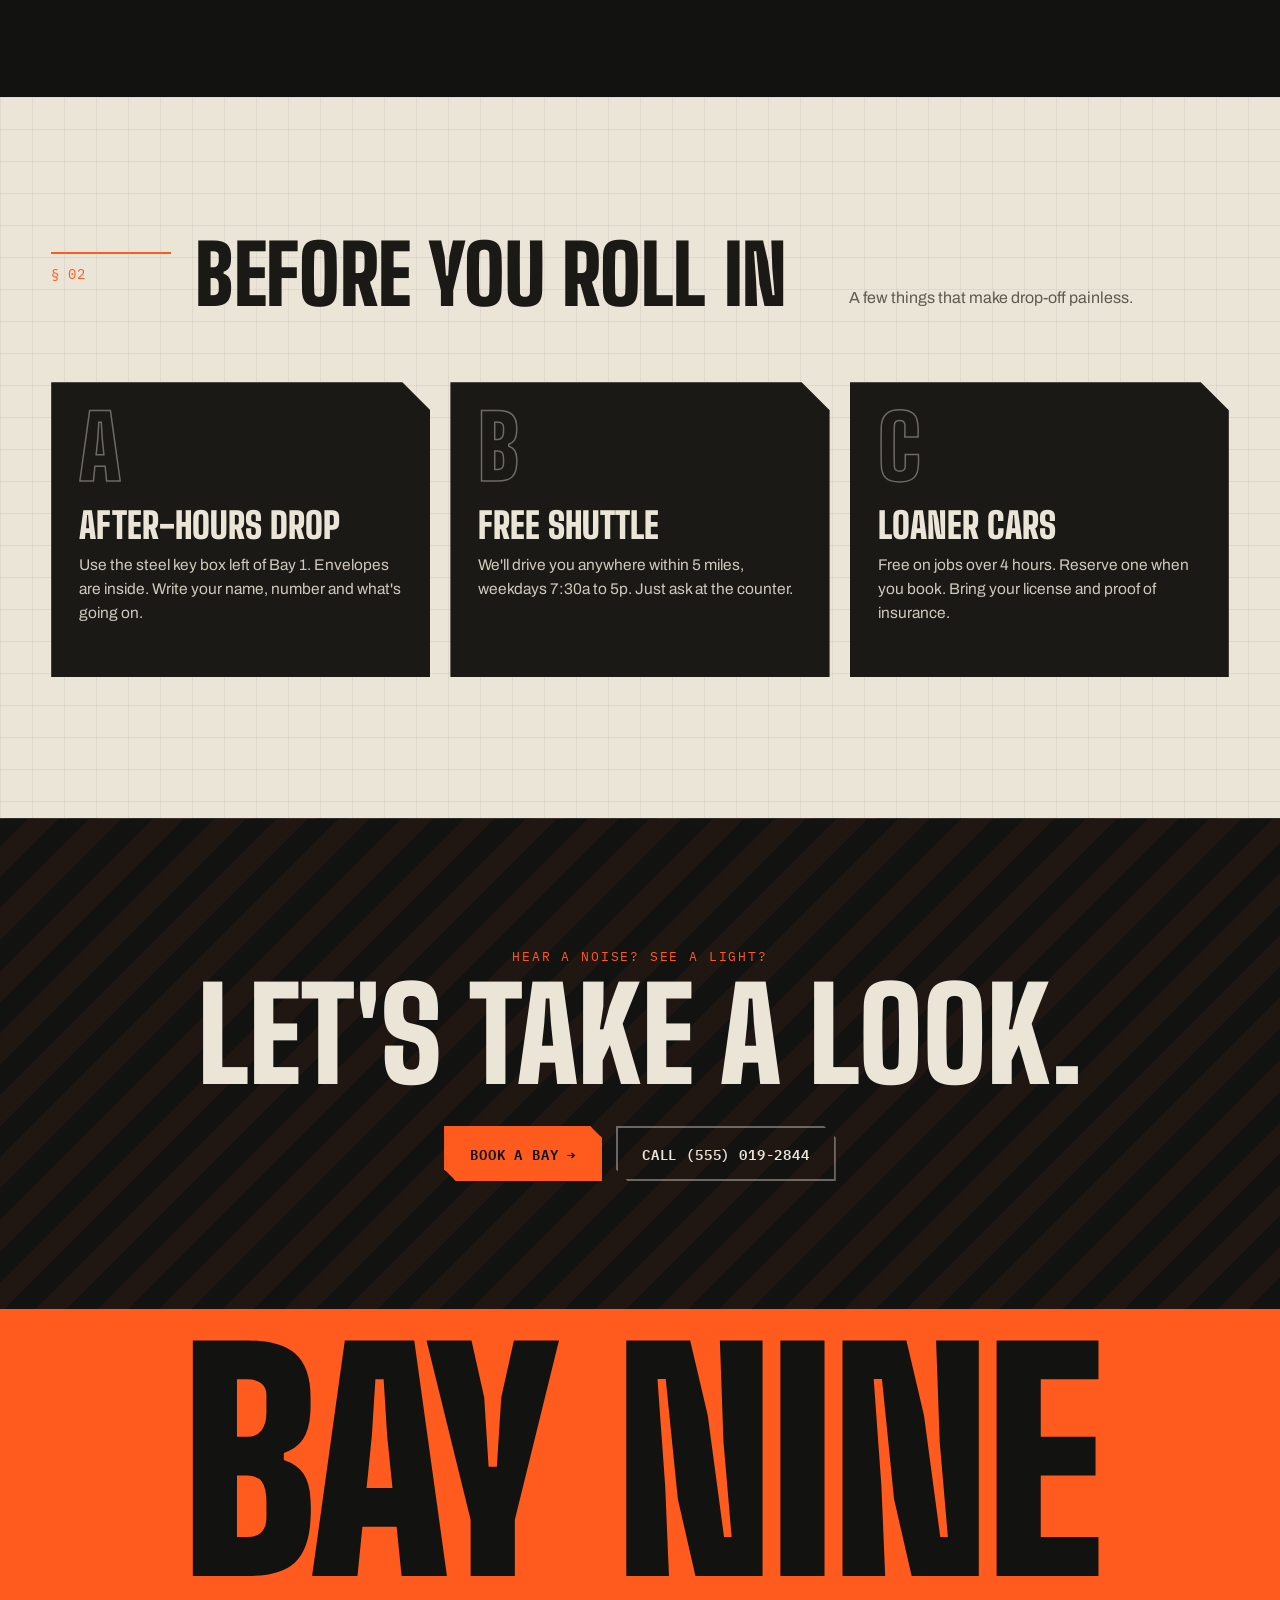
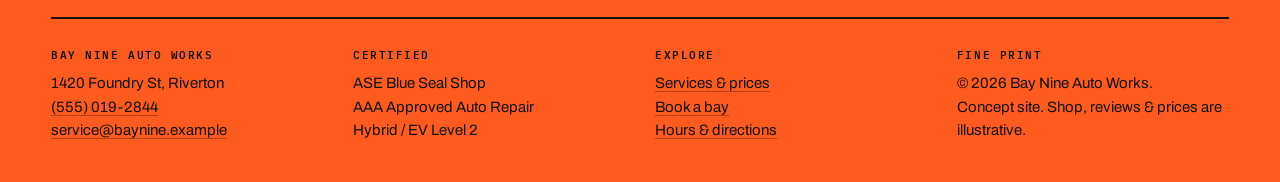
<file: contact.html>
<!doctype html>
<html lang="en">
<head>
  <meta charset="utf-8" />
  <meta name="viewport" content="width=device-width, initial-scale=1" />
  <title>Hours & Directions | Bay Nine Auto Works</title>
  <meta name="description" content="Find Bay Nine Auto Works at 1420 Foundry St, Riverton. Hours, directions, after-hours drop-off and contact info." />
  <meta name="theme-color" content="#121211" />
  <link rel="icon" href="assets/favicon.svg" type="image/svg+xml" />
  <link rel="preconnect" href="https://fonts.googleapis.com" />
  <link rel="preconnect" href="https://fonts.gstatic.com" crossorigin />
  <link href="https://fonts.googleapis.com/css2?family=Big+Shoulders+Display:wght@500;700;800;900&family=IBM+Plex+Mono:wght@400;500;600&family=Archivo:wght@400;500;600;700&display=swap" rel="stylesheet" />
  <link rel="stylesheet" href="styles.css" />
</head>
<body data-page="visit">
  <a class="skip" href="#main">Skip to content</a>

  <!-- Scroll "fuel gauge" -->
  <div class="fuel" aria-hidden="true">
    <span class="fuel__f">F</span>
    <div class="fuel__track"><div class="fuel__fill"></div></div>
    <span class="fuel__e">E</span>
  </div>

  <!-- ============ HEADER ============ -->
  <header class="nav" id="top">
    <a href="index.html" class="brand" aria-label="Bay Nine Auto Works home">
      <svg class="brand__nut" viewBox="0 0 64 64" aria-hidden="true">
        <polygon points="32,3 57,17.5 57,46.5 32,61 7,46.5 7,17.5" fill="none" stroke="currentColor" stroke-width="4"/>
        <circle cx="32" cy="32" r="15" fill="none" stroke="currentColor" stroke-width="2.5" stroke-dasharray="3 3"/>
        <text x="32" y="40.5" text-anchor="middle" font-family="Big Shoulders Display, sans-serif" font-weight="900" font-size="25" fill="currentColor">9</text>
      </svg>
      <span class="brand__word">Bay&nbsp;Nine<small>Auto Works · Est. 2004</small></span>
    </a>
    <nav class="nav__links" aria-label="Main">
      <a href="index.html">Home</a>
      <a href="services.html">Services</a>
      <a href="contact.html" aria-current="page">Visit</a>
    </nav>
    <div class="nav__cta">
      <a class="nav__phone" href="tel:+15550192844"><span class="status-dot" data-open-dot></span>(555) 019-2844</a>
      <a class="btn btn--orange btn--sm" href="book.html">Book a bay</a>
    </div>
    <button class="nav__burger" aria-label="Open menu" aria-expanded="false"><span></span><span></span></button>
  </header>

  <div class="drawer" hidden>
    <a href="index.html">Home</a>
    <a href="services.html">Services</a>
    <a href="contact.html" aria-current="page">Visit</a>
    <a href="book.html" class="drawer__book">Book a bay →</a>
  </div>

  <main id="main">
    <!-- ============ PAGE HERO ============ -->
    <section class="page-hero">
      <div class="hero__grid" aria-hidden="true"></div>
      <div class="page-hero__num" aria-hidden="true">04</div>
      <div class="page-hero__inner">
        <p class="eyebrow"><span class="blink"></span> 04 / 04 · Visit</p>
        <h1 class="hero__title page-hero__title">
          <span class="line"><span class="word">Come find</span></span>
          <span class="line"><span class="word accent">us.</span></span>
        </h1>
        <p class="page-hero__lede">Two blocks off Mill Ave, across from River Park. Big orange doors, can't miss it.</p>
      </div>
    </section>

    <!-- ============ VISIT ============ -->
    <section class="visit section section--dark" id="visit">
      <div class="section__head">
        <p class="section__num mono">§ 01</p>
        <h2 class="section__title">Come find us</h2>
      </div>
      <div class="visit__grid">
        <div class="map">
          <svg viewBox="0 0 500 380" aria-label="Map showing Bay Nine at 1420 Foundry Street" role="img">
            <rect width="500" height="380" class="map__bg"/>
            <g class="map__blocks">
              <rect x="20" y="20" width="130" height="90"/><rect x="180" y="20" width="110" height="90"/><rect x="320" y="20" width="160" height="90"/>
              <rect x="20" y="150" width="130" height="80"/><rect x="320" y="150" width="70" height="80"/><rect x="410" y="150" width="70" height="80"/>
              <rect x="20" y="270" width="200" height="90"/><rect x="250" y="270" width="230" height="90"/>
            </g>
            <rect x="180" y="150" width="110" height="80" class="map__park"/>
            <text x="235" y="195" text-anchor="middle" class="map__label">RIVER PARK</text>
            <g class="map__roads">
              <line x1="0" y1="130" x2="500" y2="130"/><line x1="0" y1="250" x2="500" y2="250"/>
              <line x1="165" y1="0" x2="165" y2="380"/><line x1="305" y1="0" x2="305" y2="380"/>
            </g>
            <text x="12" y="126" class="map__street">FOUNDRY ST</text>
            <text x="12" y="246" class="map__street">MILL AVE</text>
            <text x="300" y="370" class="map__street" transform="rotate(-90 300 370)">5TH ST</text>
            <path class="map__route" d="M0,250 L165,250 L165,130 L360,130"/>
            <g class="map__pin" transform="translate(360 130)">
              <circle r="22" class="map__pulse"/>
              <path d="M0,-4 C-14,-4 -18,-26 0,-34 C18,-26 14,-4 0,-4 Z" transform="translate(0 -6) scale(1.3)"/>
              <circle cy="-40" r="6" class="map__pin-dot"/>
            </g>
            <g class="map__callout" transform="translate(388 40)">
              <rect width="112" height="40" rx="2"/>
              <text x="10" y="17">BAY NINE</text>
              <text x="10" y="31" class="small">1420 Foundry St</text>
            </g>
          </svg>
          <a class="map__link mono" href="https://maps.google.com/?q=1420+Foundry+St" target="_blank" rel="noopener">Open in Maps ↗</a>
        </div>

        <div class="visit__info">
          <div class="open-badge" data-open-badge><span class="status-dot" data-open-dot></span><span data-open-text>Checking hours…</span></div>
          <address>
            <strong>1420 Foundry Street</strong><br/>Riverton, ST 40127
          </address>
          <table class="hours" data-hours>
            <tr data-day="1"><th>Monday</th><td>7:00a – 6:00p</td></tr>
            <tr data-day="2"><th>Tuesday</th><td>7:00a – 6:00p</td></tr>
            <tr data-day="3"><th>Wednesday</th><td>7:00a – 6:00p</td></tr>
            <tr data-day="4"><th>Thursday</th><td>7:00a – 6:00p</td></tr>
            <tr data-day="5"><th>Friday</th><td>7:00a – 6:00p</td></tr>
            <tr data-day="6"><th>Saturday</th><td>8:00a – 2:00p</td></tr>
            <tr data-day="0"><th>Sunday</th><td>Closed</td></tr>
          </table>
          <div class="visit__btns">
            <a class="btn btn--orange" href="tel:+15550192844">Call (555) 019-2844</a>
            <a class="btn btn--ghost" href="sms:+15550192844">Text us</a>
          </div>

          <form class="quick" data-quick novalidate>
            <p class="mono quick__label">QUICK QUESTION?</p>
            <div class="quick__row">
              <input name="q_contact" placeholder="Phone or email" aria-label="Phone or email" required/>
              <input name="q_msg" placeholder="What's up with your car?" aria-label="Your question" required/>
              <button class="btn btn--orange btn--sm" type="submit">Send</button>
            </div>
            <p class="quick__ok mono" data-quick-ok hidden>✓ Got it. A service advisor will reply within 1 business hour.</p>
          </form>
        </div>
      </div>
    </section>

    <!-- ============ BEFORE YOU COME ============ -->
    <section class="prep section section--paper">
      <div class="section__head">
        <p class="section__num mono">§ 02</p>
        <h2 class="section__title">Before you roll in</h2>
        <p class="section__note">A few things that make drop-off painless.</p>
      </div>
      <div class="lanes">
        <div class="lane lane--static">
          <span class="lane__n">A</span>
          <h3>After-hours drop</h3>
          <p>Use the steel key box left of Bay 1. Envelopes are inside. Write your name, number and what's going on.</p>
        </div>
        <div class="lane lane--static">
          <span class="lane__n">B</span>
          <h3>Free shuttle</h3>
          <p>We'll drive you anywhere within 5 miles, weekdays 7:30a to 5p. Just ask at the counter.</p>
        </div>
        <div class="lane lane--static">
          <span class="lane__n">C</span>
          <h3>Loaner cars</h3>
          <p>Free on jobs over 4 hours. Reserve one when you book. Bring your license and proof of insurance.</p>
        </div>
      </div>
    </section>

    <!-- ============ CTA BAND ============ -->
    <section class="cta-band">
      <p class="mono cta-band__kicker">Hear a noise? See a light?</p>
      <h2 class="cta-band__title">Let's take a look.</h2>
      <div class="cta-band__actions">
        <a href="book.html" class="btn btn--orange">Book a bay <span class="btn__arrow">→</span></a>
        <a href="tel:+15550192844" class="btn btn--ghost">Call (555) 019-2844</a>
      </div>
    </section>

  </main>


  <!-- ============ FOOTER ============ -->
  <footer class="foot">
    <div class="foot__mark" aria-hidden="true">BAY NINE</div>
    <div class="foot__grid">
      <div>
        <p class="mono">Bay Nine Auto Works</p>
        <p>1420 Foundry St, Riverton<br/><a href="tel:+15550192844">(555) 019-2844</a><br/><a href="mailto:service@baynine.example">service@baynine.example</a></p>
      </div>
      <div>
        <p class="mono">Certified</p>
        <p>ASE Blue Seal Shop<br/>AAA Approved Auto Repair<br/>Hybrid / EV Level 2</p>
      </div>
      <div>
        <p class="mono">Explore</p>
        <p><a href="services.html">Services &amp; prices</a><br/><a href="book.html">Book a bay</a><br/><a href="contact.html">Hours &amp; directions</a></p>
      </div>
      <div>
        <p class="mono">Fine print</p>
        <p>© <span data-year></span> Bay Nine Auto Works.<br/>Concept site. Shop, reviews &amp; prices are illustrative.</p>
      </div>
    </div>
  </footer>

  <!-- mobile action bar -->
  <div class="mbar">
    <a href="tel:+15550192844" class="mbar__call">Call</a>
    <a href="book.html" class="mbar__book">Book a bay</a>
  </div>

  <script src="script.js"></script>
</body>
</html>
</file>
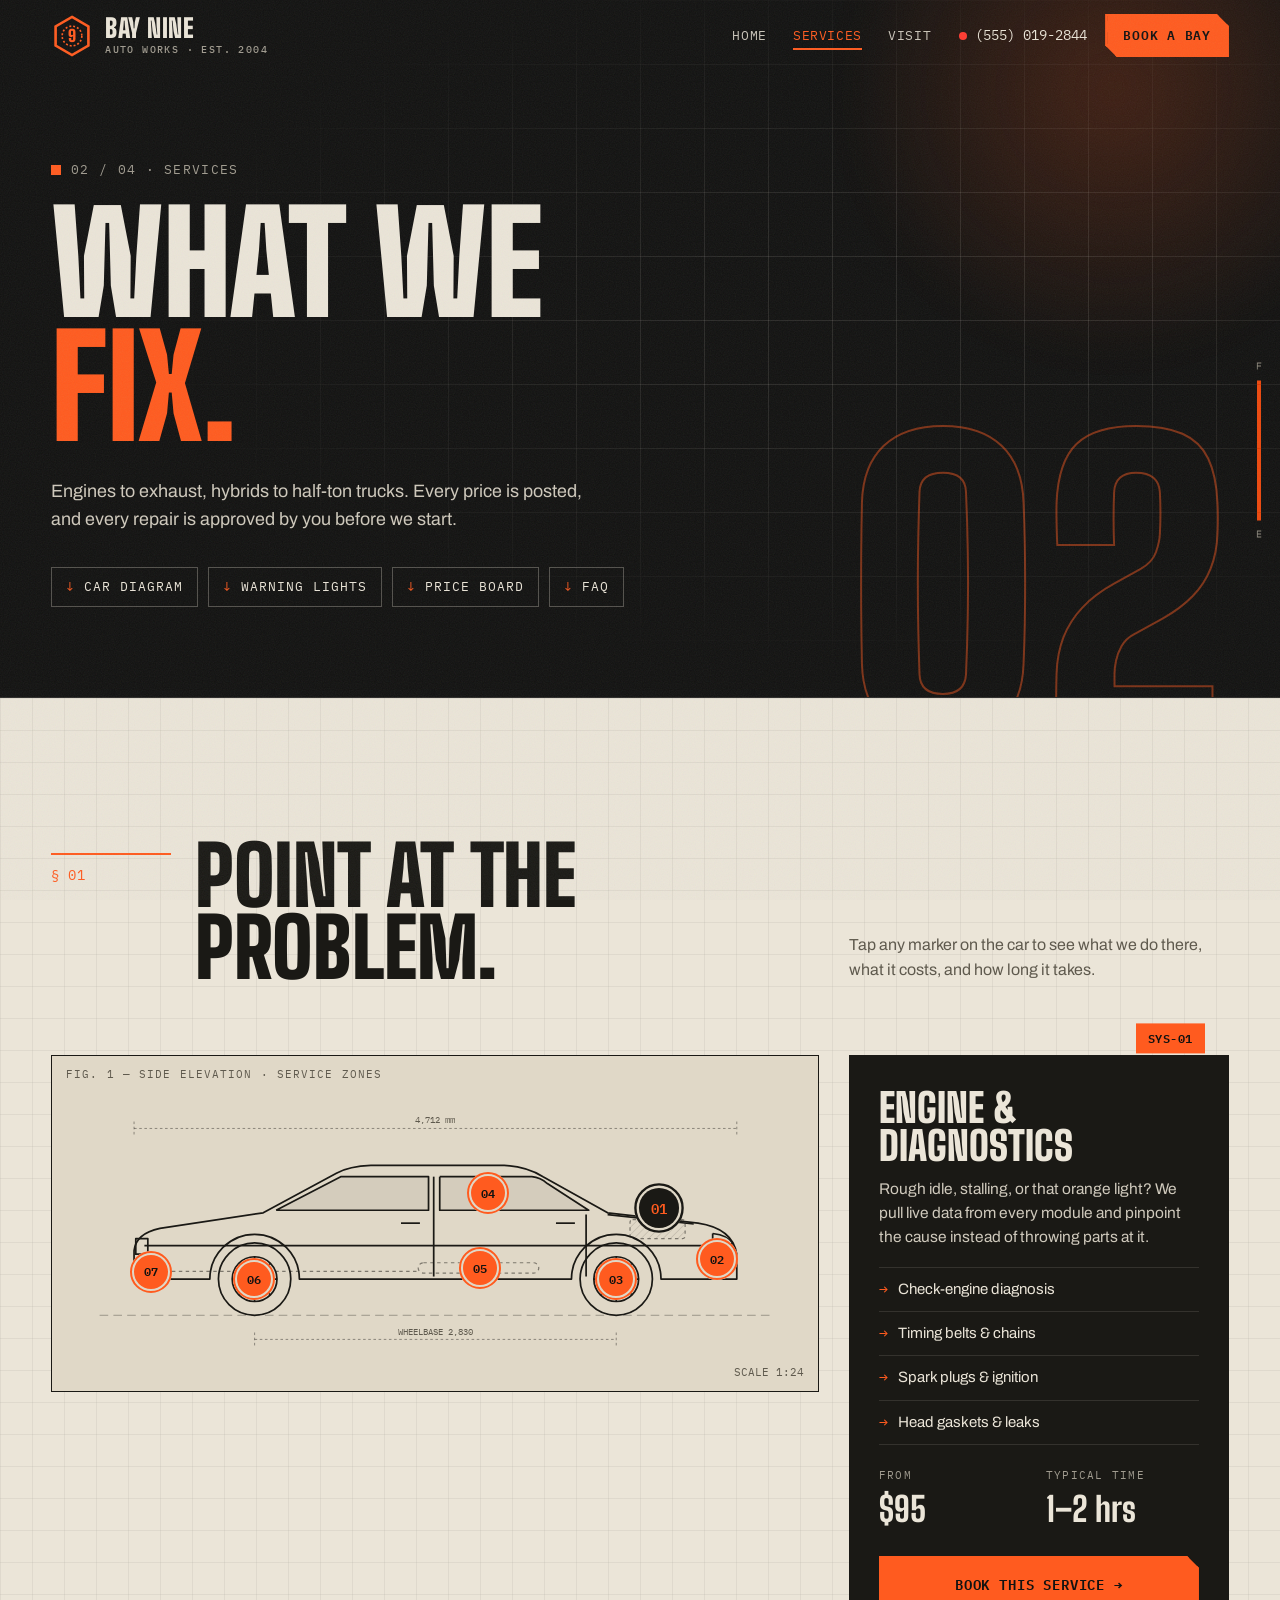
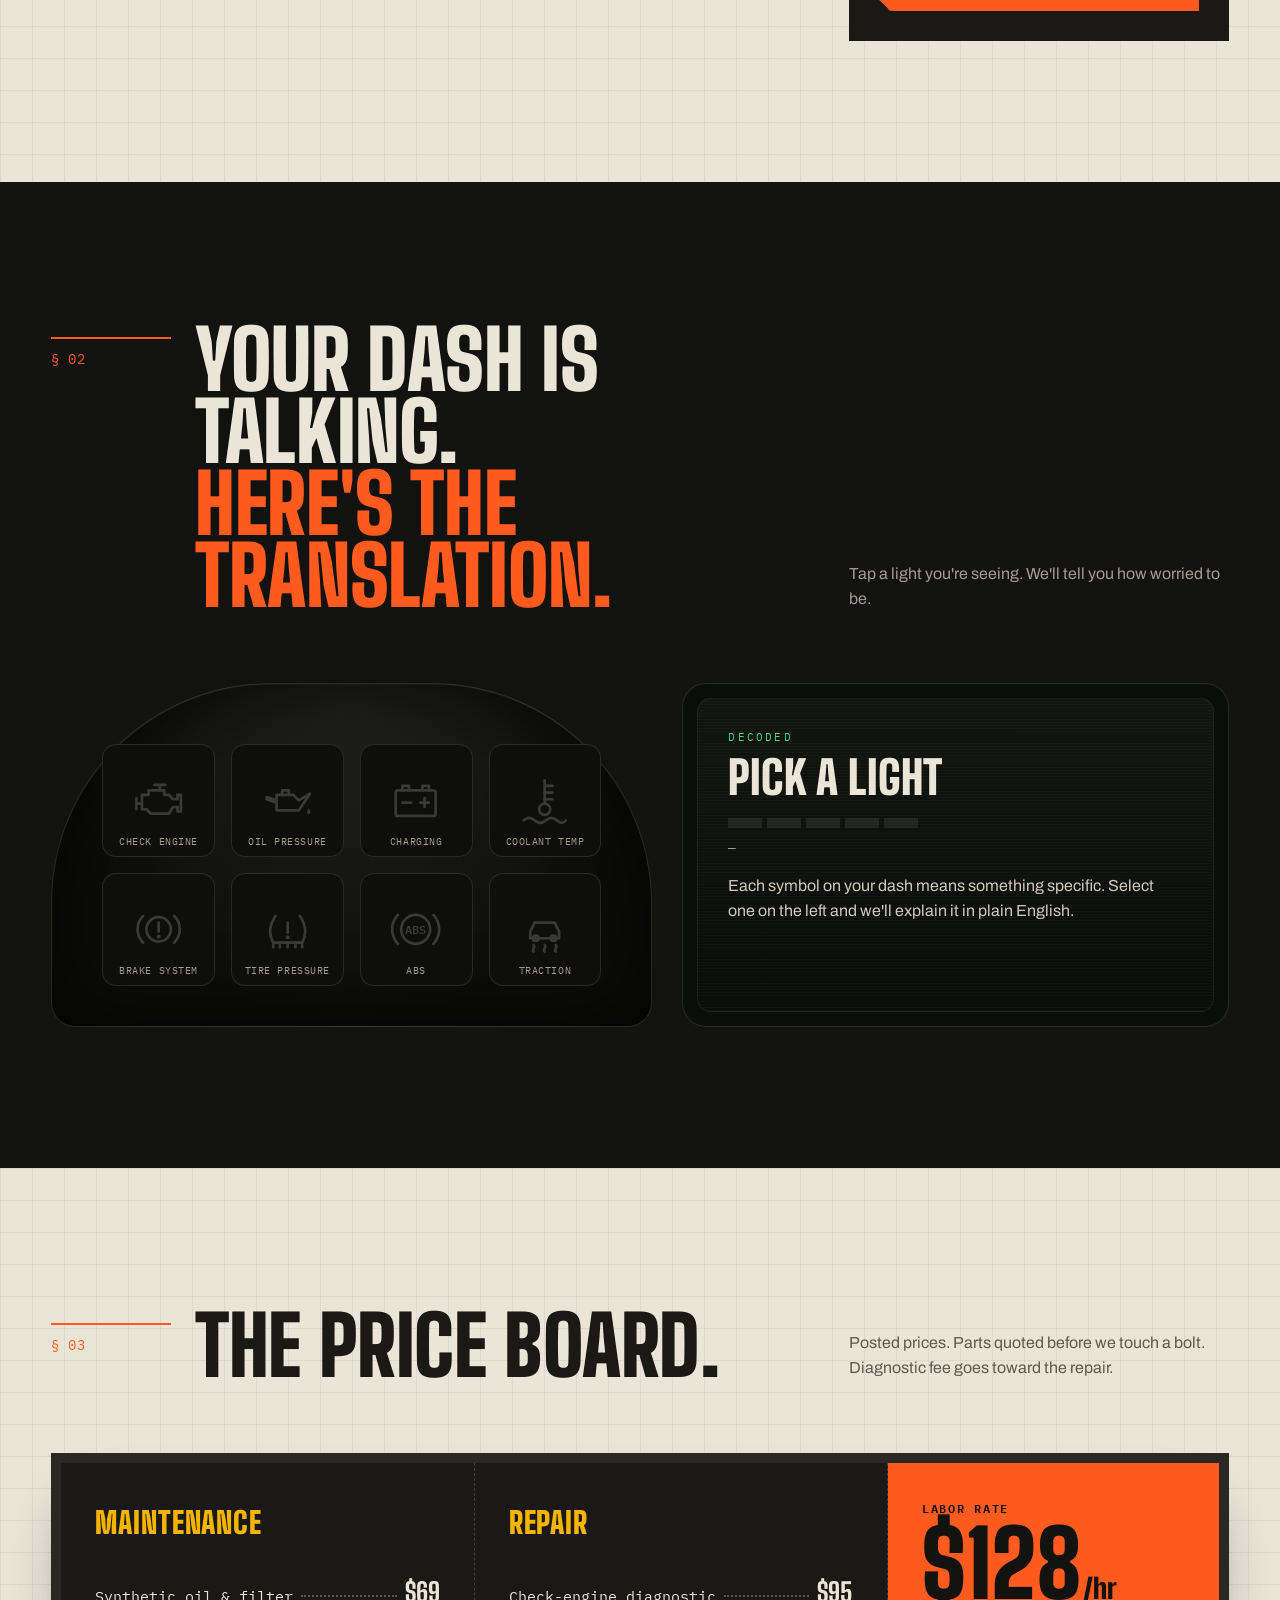
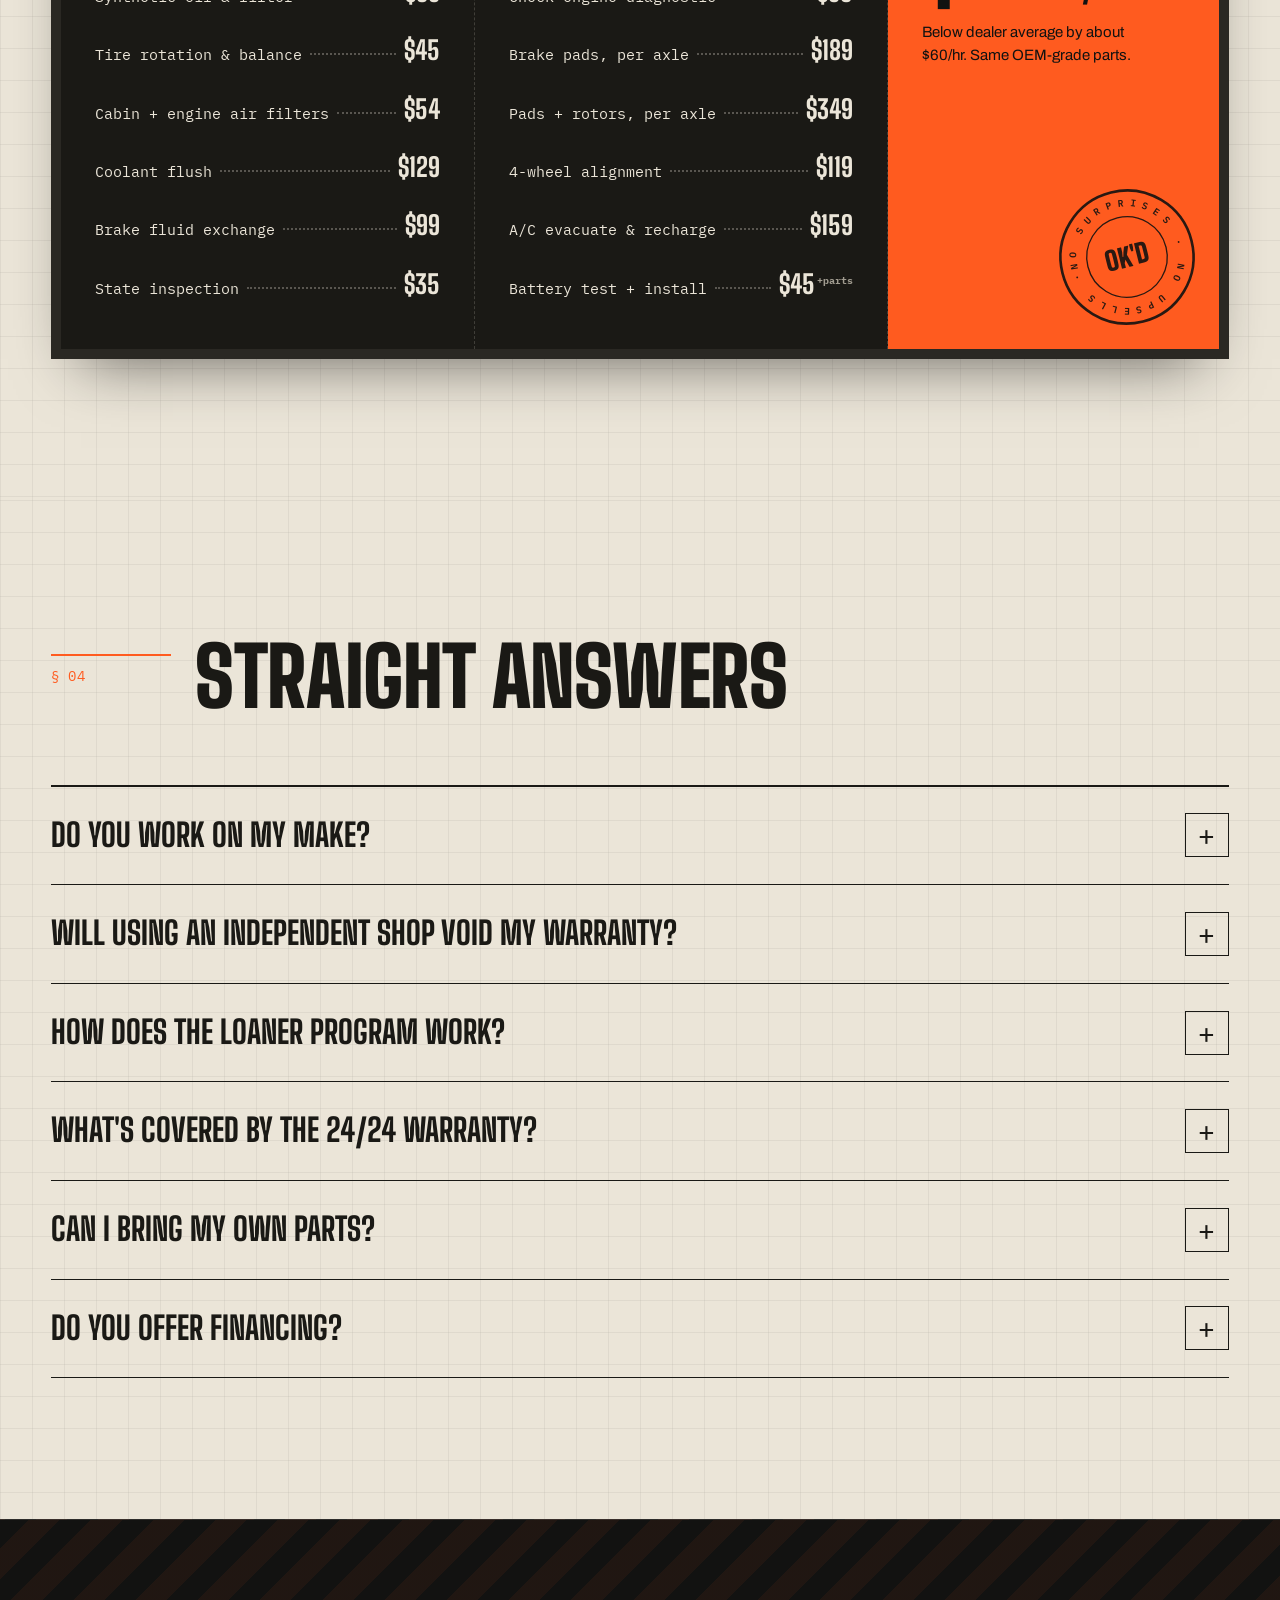
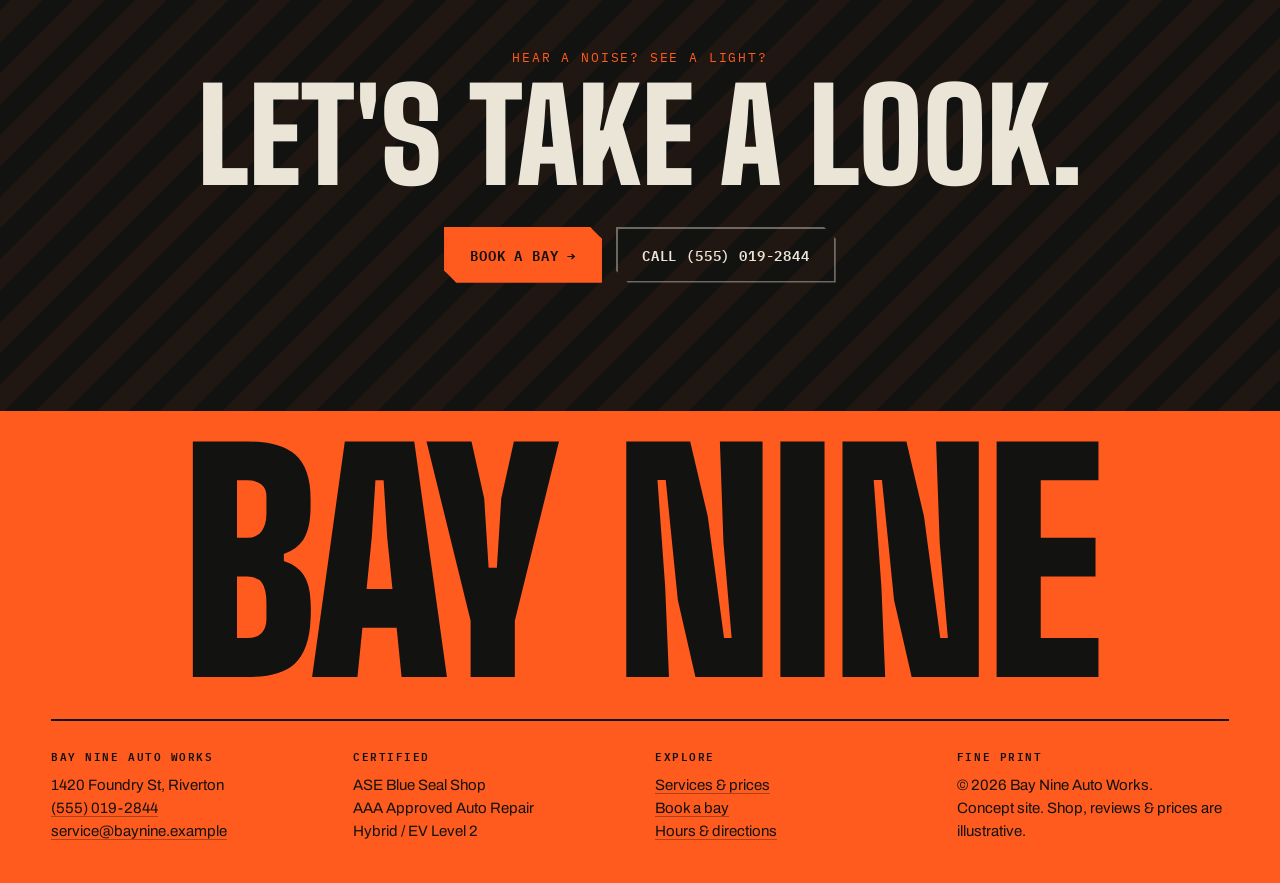
<file: services.html>
<!doctype html>
<html lang="en">
<head>
  <meta charset="utf-8" />
  <meta name="viewport" content="width=device-width, initial-scale=1" />
  <title>Services & Prices | Bay Nine Auto Works</title>
  <meta name="description" content="Every service Bay Nine Auto Works offers, with posted prices, typical times, and a dashboard warning-light decoder." />
  <meta name="theme-color" content="#121211" />
  <link rel="icon" href="assets/favicon.svg" type="image/svg+xml" />
  <link rel="preconnect" href="https://fonts.googleapis.com" />
  <link rel="preconnect" href="https://fonts.gstatic.com" crossorigin />
  <link href="https://fonts.googleapis.com/css2?family=Big+Shoulders+Display:wght@500;700;800;900&family=IBM+Plex+Mono:wght@400;500;600&family=Archivo:wght@400;500;600;700&display=swap" rel="stylesheet" />
  <link rel="stylesheet" href="styles.css" />
</head>
<body data-page="services">
  <a class="skip" href="#main">Skip to content</a>

  <!-- Scroll "fuel gauge" -->
  <div class="fuel" aria-hidden="true">
    <span class="fuel__f">F</span>
    <div class="fuel__track"><div class="fuel__fill"></div></div>
    <span class="fuel__e">E</span>
  </div>

  <!-- ============ HEADER ============ -->
  <header class="nav" id="top">
    <a href="index.html" class="brand" aria-label="Bay Nine Auto Works home">
      <svg class="brand__nut" viewBox="0 0 64 64" aria-hidden="true">
        <polygon points="32,3 57,17.5 57,46.5 32,61 7,46.5 7,17.5" fill="none" stroke="currentColor" stroke-width="4"/>
        <circle cx="32" cy="32" r="15" fill="none" stroke="currentColor" stroke-width="2.5" stroke-dasharray="3 3"/>
        <text x="32" y="40.5" text-anchor="middle" font-family="Big Shoulders Display, sans-serif" font-weight="900" font-size="25" fill="currentColor">9</text>
      </svg>
      <span class="brand__word">Bay&nbsp;Nine<small>Auto Works · Est. 2004</small></span>
    </a>
    <nav class="nav__links" aria-label="Main">
      <a href="index.html">Home</a>
      <a href="services.html" aria-current="page">Services</a>
      <a href="contact.html">Visit</a>
    </nav>
    <div class="nav__cta">
      <a class="nav__phone" href="tel:+15550192844"><span class="status-dot" data-open-dot></span>(555) 019-2844</a>
      <a class="btn btn--orange btn--sm" href="book.html">Book a bay</a>
    </div>
    <button class="nav__burger" aria-label="Open menu" aria-expanded="false"><span></span><span></span></button>
  </header>

  <div class="drawer" hidden>
    <a href="index.html">Home</a>
    <a href="services.html" aria-current="page">Services</a>
    <a href="contact.html">Visit</a>
    <a href="book.html" class="drawer__book">Book a bay →</a>
  </div>

  <main id="main">
    <!-- ============ PAGE HERO ============ -->
    <section class="page-hero">
      <div class="hero__grid" aria-hidden="true"></div>
      <div class="page-hero__num" aria-hidden="true">02</div>
      <div class="page-hero__inner">
        <p class="eyebrow"><span class="blink"></span> 02 / 04 · Services</p>
        <h1 class="hero__title page-hero__title">
          <span class="line"><span class="word">What we</span></span>
          <span class="line"><span class="word accent">fix.</span></span>
        </h1>
        <p class="page-hero__lede">Engines to exhaust, hybrids to half-ton trucks. Every price is posted, and every repair is approved by you before we start.</p>
      <nav class="jump" aria-label="On this page"><a href="services.html">Car diagram</a><a href="services.html#decoder">Warning lights</a><a href="services.html#prices">Price board</a><a href="#faq">FAQ</a></nav>
      </div>
    </section>

    <!-- ============ SERVICES / CAR EXPLORER ============ -->
    <section class="services section section--paper" id="services">
      <div class="section__head">
        <p class="section__num mono">§ 01</p>
        <h2 class="section__title">Point at the problem.</h2>
        <p class="section__note">Tap any marker on the car to see what we do there, what it costs, and how long it takes.</p>
      </div>

      <div class="explorer">
        <div class="explorer__stage">
          <svg class="car" viewBox="0 0 800 300" role="img" aria-label="Diagram of a car with service areas">
            <defs>
              <pattern id="hatch" width="6" height="6" patternUnits="userSpaceOnUse" patternTransform="rotate(45)">
                <line x1="0" y1="0" x2="0" y2="6" stroke="currentColor" stroke-width="1" opacity=".25"/>
              </pattern>
            </defs>
            <!-- dimension lines -->
            <g class="car__dims">
              <line x1="50" y1="40" x2="750" y2="40"/>
              <line x1="50" y1="32" x2="50" y2="48"/>
              <line x1="750" y1="32" x2="750" y2="48"/>
              <text x="400" y="34" text-anchor="middle">4,712 mm</text>
              <line x1="190" y1="285" x2="610" y2="285"/>
              <line x1="190" y1="277" x2="190" y2="293"/>
              <line x1="610" y1="277" x2="610" y2="293"/>
              <text x="400" y="280" text-anchor="middle">WHEELBASE 2,830</text>
            </g>
            <line class="car__ground" x1="10" y1="257" x2="790" y2="257"/>
            <g class="car__body draw">
              <path d="M50,215 L50,182 Q52,162 80,156 L200,138 L285,92 Q300,84 325,83 L480,83 Q505,84 525,96 L600,138 L705,150 Q745,156 750,186 L750,215 L662,215 A52,52 0 0 0 558,215 L242,215 A52,52 0 0 0 138,215 Z"/>
              <path d="M215,135 L290,96 L392,96 L392,135 Z" class="glass"/>
              <path d="M405,96 L512,96 Q522,97 530,104 L578,135 L405,135 Z" class="glass"/>
              <line x1="398" y1="96" x2="398" y2="212"/>
              <line x1="575" y1="140" x2="575" y2="212"/>
              <path d="M62,176 L745,176"/>
              <path d="M360,150 L382,150"/>
              <path d="M540,150 L562,150"/>
              <path d="M722,162 Q740,164 746,174 L722,174 Z"/>
              <rect x="52" y="168" width="14" height="18"/>
              <path d="M600,140 L700,151"/>
            </g>
            <g class="car__wheel draw" data-wheel>
              <circle cx="190" cy="215" r="42"/>
              <circle cx="190" cy="215" r="26"/>
              <circle cx="190" cy="215" r="7"/>
              <g class="spokes"><line x1="190" y1="189" x2="190" y2="241"/><line x1="164" y1="215" x2="216" y2="215"/><line x1="172" y1="197" x2="208" y2="233"/><line x1="208" y1="197" x2="172" y2="233"/></g>
            </g>
            <g class="car__wheel draw" data-wheel>
              <circle cx="610" cy="215" r="42"/>
              <circle cx="610" cy="215" r="26"/>
              <circle cx="610" cy="215" r="7"/>
              <g class="spokes"><line x1="610" y1="189" x2="610" y2="241"/><line x1="584" y1="215" x2="636" y2="215"/><line x1="592" y1="197" x2="628" y2="233"/><line x1="628" y1="197" x2="592" y2="233"/></g>
            </g>
            <!-- ghost internals -->
            <g class="car__ghost">
              <rect x="626" y="146" width="64" height="22" rx="3" fill="url(#hatch)"/>
              <rect x="380" y="196" width="140" height="12" rx="6"/>
              <path d="M70,206 L380,206"/>
            </g>
          </svg>
          <div class="hotspots" data-hotspots></div>
        </div>

        <aside class="explorer__panel" aria-live="polite">
          <div class="panel__tab mono" data-p-code>SYS-01</div>
          <h3 class="panel__title" data-p-title>Engine &amp; Diagnostics</h3>
          <p class="panel__desc" data-p-desc></p>
          <ul class="panel__list" data-p-list></ul>
          <div class="panel__meta">
            <div><span class="mono">FROM</span><strong data-p-price>$95</strong></div>
            <div><span class="mono">TYPICAL TIME</span><strong data-p-time>1–2 hrs</strong></div>
          </div>
          <button class="btn btn--orange btn--block" data-p-book>Book this service →</button>
        </aside>
      </div>
    </section>

    <!-- ============ WARNING LIGHT DECODER ============ -->
    <section class="decoder section section--dark" id="decoder">
      <div class="section__head">
        <p class="section__num mono">§ 02</p>
        <h2 class="section__title">Your dash is talking.<br/><span class="accent">Here's the translation.</span></h2>
        <p class="section__note">Tap a light you're seeing. We'll tell you how worried to be.</p>
      </div>

      <div class="dash">
        <div class="dash__cluster" role="tablist" aria-label="Dashboard warning lights" data-lights></div>
        <div class="dash__readout">
          <div class="readout__screen">
            <p class="mono readout__label">DECODED</p>
            <h3 class="readout__title" data-l-title>Pick a light</h3>
            <div class="severity" data-l-sev>
              <span></span><span></span><span></span><span></span><span></span>
            </div>
            <p class="readout__verdict mono" data-l-verdict>—</p>
            <p class="readout__body" data-l-body>Each symbol on your dash means something specific. Select one on the left and we'll explain it in plain English.</p>
            <a href="book.html" class="btn btn--orange btn--sm" data-l-cta hidden>Get it checked →</a>
          </div>
        </div>
      </div>
    </section>

    <!-- ============ PRICE BOARD ============ -->
    <section class="prices section section--paper" id="prices">
      <div class="section__head">
        <p class="section__num mono">§ 03</p>
        <h2 class="section__title">The price board.</h2>
        <p class="section__note">Posted prices. Parts quoted before we touch a bolt. Diagnostic fee goes toward the repair.</p>
      </div>

      <div class="board">
        <div class="board__col">
          <h3 class="board__heading">Maintenance</h3>
          <dl>
            <div><dt>Synthetic oil &amp; filter</dt><dd>$69</dd></div>
            <div><dt>Tire rotation &amp; balance</dt><dd>$45</dd></div>
            <div><dt>Cabin + engine air filters</dt><dd>$54</dd></div>
            <div><dt>Coolant flush</dt><dd>$129</dd></div>
            <div><dt>Brake fluid exchange</dt><dd>$99</dd></div>
            <div><dt>State inspection</dt><dd>$35</dd></div>
          </dl>
        </div>
        <div class="board__col">
          <h3 class="board__heading">Repair</h3>
          <dl>
            <div><dt>Check-engine diagnostic</dt><dd>$95</dd></div>
            <div><dt>Brake pads, per axle</dt><dd>$189</dd></div>
            <div><dt>Pads + rotors, per axle</dt><dd>$349</dd></div>
            <div><dt>4-wheel alignment</dt><dd>$119</dd></div>
            <div><dt>A/C evacuate &amp; recharge</dt><dd>$159</dd></div>
            <div><dt>Battery test + install</dt><dd>$45<sup>+parts</sup></dd></div>
          </dl>
        </div>
        <div class="board__note">
          <p class="mono">LABOR RATE</p>
          <p class="board__big">$128<small>/hr</small></p>
          <p>Below dealer average by about $60/hr. Same OEM-grade parts.</p>
          <svg class="stamp" viewBox="0 0 160 160" aria-hidden="true">
            <defs><path id="circ" d="M80,80 m-58,0 a58,58 0 1,1 116,0 a58,58 0 1,1 -116,0"/></defs>
            <circle cx="80" cy="80" r="76" fill="none" stroke="currentColor" stroke-width="3"/>
            <circle cx="80" cy="80" r="46" fill="none" stroke="currentColor" stroke-width="1.5"/>
            <g class="stamp__ring"><text font-family="IBM Plex Mono, monospace" font-size="11" font-weight="600" letter-spacing="1.6" fill="currentColor"><textPath href="#circ" textLength="360">NO SURPRISES · NO UPSELLS · </textPath></text></g>
            <text x="80" y="91" text-anchor="middle" font-family="Big Shoulders Display, sans-serif" font-weight="900" font-size="30" fill="currentColor">OK'D</text>
          </svg>
        </div>
      </div>
    </section>

    <!-- ============ FAQ ============ -->
    <section class="faq section section--paper" id="faq">
      <div class="section__head">
        <p class="section__num mono">§ 04</p>
        <h2 class="section__title">Straight answers</h2>
      </div>
      <div class="faq__list">
        <details><summary>Do you work on my make?</summary><p>Almost certainly. We service all domestic, Asian, and European makes, plus hybrids and most EVs. We have factory-level scan tools for Toyota, Honda, Ford, GM, Stellantis, VW/Audi, BMW, and Mercedes.</p></details>
        <details><summary>Will using an independent shop void my warranty?</summary><p>No. Federal law (Magnuson-Moss) protects your right to have maintenance done anywhere. We use OEM-spec fluids and parts and log everything, so your records stay clean.</p></details>
        <details><summary>How does the loaner program work?</summary><p>For jobs that run over 4 hours, a loaner is free. You just need a valid license and insurance. Reserve one when you book, since the fleet is first-come.</p></details>
        <details><summary>What's covered by the 24/24 warranty?</summary><p>Parts and labor on every repair for 24 months or 24,000 miles, whichever comes first. It's honored at 30,000+ partner shops nationwide if you're on the road.</p></details>
        <details><summary>Can I bring my own parts?</summary><p>Sometimes. We'll install customer-supplied parts on a case-by-case basis, but we can't warranty the part itself, only our labor.</p></details>
        <details><summary>Do you offer financing?</summary><p>Yes. 6 months no-interest financing on repairs over $500, with approval in about two minutes at the counter or by text.</p></details>
      </div>
    </section>

    <!-- ============ CTA BAND ============ -->
    <section class="cta-band">
      <p class="mono cta-band__kicker">Hear a noise? See a light?</p>
      <h2 class="cta-band__title">Let's take a look.</h2>
      <div class="cta-band__actions">
        <a href="book.html" class="btn btn--orange">Book a bay <span class="btn__arrow">→</span></a>
        <a href="tel:+15550192844" class="btn btn--ghost">Call (555) 019-2844</a>
      </div>
    </section>

  </main>


  <!-- ============ FOOTER ============ -->
  <footer class="foot">
    <div class="foot__mark" aria-hidden="true">BAY NINE</div>
    <div class="foot__grid">
      <div>
        <p class="mono">Bay Nine Auto Works</p>
        <p>1420 Foundry St, Riverton<br/><a href="tel:+15550192844">(555) 019-2844</a><br/><a href="mailto:service@baynine.example">service@baynine.example</a></p>
      </div>
      <div>
        <p class="mono">Certified</p>
        <p>ASE Blue Seal Shop<br/>AAA Approved Auto Repair<br/>Hybrid / EV Level 2</p>
      </div>
      <div>
        <p class="mono">Explore</p>
        <p><a href="services.html">Services &amp; prices</a><br/><a href="book.html">Book a bay</a><br/><a href="contact.html">Hours &amp; directions</a></p>
      </div>
      <div>
        <p class="mono">Fine print</p>
        <p>© <span data-year></span> Bay Nine Auto Works.<br/>Concept site. Shop, reviews &amp; prices are illustrative.</p>
      </div>
    </div>
  </footer>

  <!-- mobile action bar -->
  <div class="mbar">
    <a href="tel:+15550192844" class="mbar__call">Call</a>
    <a href="book.html" class="mbar__book">Book a bay</a>
  </div>

  <script src="script.js"></script>
</body>
</html>
</file>
<file: styles.css>
/* =========================================================
   Bay Nine Auto Works — shop-floor / service-manual aesthetic
   ========================================================= */
:root {
  --ink: #121211;
  --ink-2: #1b1b19;
  --ink-3: #262623;
  --paper: #ebe5d8;
  --paper-2: #e0d8c7;
  --paper-ink: #1a1915;
  --orange: #ff5b1f;
  --orange-d: #e0450d;
  --amber: #f5b400;
  --green: #3ddc84;
  --red: #ff3b30;
  --line-dark: rgba(235, 229, 216, .12);
  --line-paper: rgba(26, 25, 21, .16);
  --muted-dark: #a19c90;
  --muted-paper: #5f5a4e;

  --f-display: "Big Shoulders Display", "Arial Narrow", Impact, sans-serif;
  --f-mono: "IBM Plex Mono", ui-monospace, Menlo, monospace;
  --f-body: "Archivo", system-ui, sans-serif;

  --pad: clamp(16px, 4vw, 56px);
  --max: 1320px;
  --ease: cubic-bezier(.2, .8, .2, 1);
}

*, *::before, *::after { box-sizing: border-box; }
html { scroll-behavior: smooth; scroll-padding-top: 80px; }
body {
  margin: 0;
  background: var(--ink);
  color: var(--paper);
  font-family: var(--f-body);
  font-size: 17px;
  line-height: 1.55;
  -webkit-font-smoothing: antialiased;
  overflow-x: hidden;
}
/* film grain over everything */
body::after {
  content: "";
  position: fixed; inset: 0;
  pointer-events: none;
  z-index: 100;
  opacity: .07;
  background-image: url("data:image/svg+xml,%3Csvg xmlns='http://www.w3.org/2000/svg' width='160' height='160'%3E%3Cfilter id='n'%3E%3CfeTurbulence type='fractalNoise' baseFrequency='.85' numOctaves='3' stitchTiles='stitch'/%3E%3C/filter%3E%3Crect width='100%25' height='100%25' filter='url(%23n)'/%3E%3C/svg%3E");
}
img, svg { display: block; max-width: 100%; }
main { overflow-x: clip; }
a { color: inherit; }
button { font: inherit; cursor: pointer; }
.mono { font-family: var(--f-mono); letter-spacing: .04em; }
.accent { color: var(--orange); }
.skip { position: absolute; left: -999px; top: 8px; background: var(--orange); color: var(--ink); padding: 8px 12px; z-index: 200; }
.skip:focus { left: 8px; }
:focus-visible { outline: 2px dashed var(--orange); outline-offset: 3px; }

/* ---------- buttons ---------- */
.btn {
  --bg: transparent; --fg: var(--paper); --bd: currentColor;
  position: relative;
  display: inline-flex; align-items: center; justify-content: center; gap: .6em;
  padding: 15px 24px;
  background: var(--bg); color: var(--fg);
  border: 2px solid var(--bd);
  font-family: var(--f-mono); font-weight: 600; font-size: 14px;
  letter-spacing: .06em; text-transform: uppercase; text-decoration: none;
  clip-path: polygon(0 0, calc(100% - 12px) 0, 100% 12px, 100% 100%, 12px 100%, 0 calc(100% - 12px));
  transition: transform .25s var(--ease), background .25s, color .25s;
  overflow: hidden;
}
.btn::before {
  content: ""; position: absolute; inset: 0;
  background: repeating-linear-gradient(-45deg, transparent 0 8px, rgba(0,0,0,.14) 8px 16px);
  transform: translateX(-100%);
  transition: transform .5s var(--ease);
}
.btn:hover::before { transform: translateX(0); }
.btn:hover { transform: translateY(-2px); }
.btn:active { transform: translateY(0); }
.btn--orange { --bg: var(--orange); --fg: var(--ink); --bd: var(--orange); }
.btn--orange:hover { --bg: var(--orange-d); }
.btn--ghost { --fg: var(--paper); --bd: rgba(235,229,216,.4); }
.btn--ghost:hover { --bd: var(--paper); }
.btn--ghost-dark { --fg: var(--paper-ink); --bd: var(--paper-ink); }
.btn--sm { padding: 10px 16px; font-size: 12.5px; }
.btn--block { width: 100%; }
.btn__arrow { transition: transform .3s var(--ease); }
.btn:hover .btn__arrow { transform: translateX(4px); }

/* ---------- fuel gauge scroll indicator ---------- */
.fuel {
  position: fixed; right: 18px; top: 50%; transform: translateY(-50%);
  z-index: 60; display: flex; flex-direction: column; align-items: center; gap: 6px;
  font-family: var(--f-mono); font-size: 10px; color: var(--muted-dark);
  mix-blend-mode: difference;
}
.fuel__track { width: 4px; height: 140px; background: rgba(255,255,255,.18); position: relative; }
.fuel__fill { position: absolute; left: 0; right: 0; bottom: 0; height: 100%; background: var(--orange); transform-origin: bottom; }

/* ---------- nav ---------- */
.nav {
  position: fixed; inset: 0 0 auto 0; z-index: 50;
  display: flex; align-items: center; gap: 28px;
  padding: 14px var(--pad);
  transition: background .3s, border-color .3s, padding .3s;
  border-bottom: 1px solid transparent;
}
.nav.is-scrolled { background: rgba(18,18,17,.86); backdrop-filter: blur(12px); border-color: var(--line-dark); padding-block: 10px; }
.brand { display: flex; align-items: center; gap: 12px; text-decoration: none; color: var(--paper); }
.brand__nut { width: 42px; height: 42px; color: var(--orange); transition: transform .8s var(--ease); }
.brand:hover .brand__nut { transform: rotate(120deg); }
.brand__word { font-family: var(--f-display); font-weight: 900; font-size: 26px; line-height: .9; text-transform: uppercase; letter-spacing: .02em; }
.brand__word small { display: block; font-family: var(--f-mono); font-weight: 500; font-size: 10px; letter-spacing: .14em; color: var(--muted-dark); margin-top: 4px; }
.nav__links { display: flex; gap: 26px; margin-left: auto; }
.nav__links a { font-family: var(--f-mono); font-size: 13px; text-decoration: none; letter-spacing: .05em; text-transform: uppercase; position: relative; padding: 4px 0; color: var(--paper); opacity: .85; }
.nav__links a::after { content: ""; position: absolute; left: 0; right: 100%; bottom: 0; height: 2px; background: var(--orange); transition: right .3s var(--ease); }
.nav__links a:hover { opacity: 1; }
.nav__links a:hover::after { right: 0; }
.nav__cta { display: flex; align-items: center; gap: 18px; }
.nav__phone { font-family: var(--f-mono); font-size: 13.5px; text-decoration: none; display: flex; align-items: center; gap: 8px; }
.status-dot { width: 8px; height: 8px; border-radius: 50%; background: var(--muted-dark); box-shadow: 0 0 0 0 currentColor; }
.status-dot.is-open { background: var(--green); animation: ping 2s infinite; color: rgba(61,220,132,.5); }
.status-dot.is-closed { background: var(--red); }
@keyframes ping { 0% { box-shadow: 0 0 0 0 currentColor; } 70%,100% { box-shadow: 0 0 0 8px transparent; } }
.nav__burger { display: none; margin-left: auto; width: 44px; height: 44px; background: none; border: 1px solid var(--line-dark); position: relative; }
.nav__burger span { position: absolute; left: 11px; right: 11px; height: 2px; background: var(--paper); transition: transform .3s var(--ease); }
.nav__burger span:first-child { top: 17px; } .nav__burger span:last-child { top: 25px; }
.nav__burger[aria-expanded="true"] span:first-child { transform: translateY(4px) rotate(45deg); }
.nav__burger[aria-expanded="true"] span:last-child { transform: translateY(-4px) rotate(-45deg); }
.drawer { position: fixed; inset: 0; z-index: 45; background: var(--ink); padding: 100px var(--pad) 40px; display: flex; flex-direction: column; gap: 6px; }
.drawer[hidden] { display: none; }
.drawer a { font-family: var(--f-display); font-weight: 800; font-size: 44px; text-transform: uppercase; text-decoration: none; border-bottom: 1px solid var(--line-dark); padding: 8px 0; animation: slideIn .5s var(--ease) both; }
.drawer a:nth-child(2) { animation-delay: .04s } .drawer a:nth-child(3) { animation-delay: .08s } .drawer a:nth-child(4) { animation-delay: .12s } .drawer a:nth-child(5) { animation-delay: .16s } .drawer a:nth-child(6) { animation-delay: .2s } .drawer a:nth-child(7) { animation-delay: .24s }
.drawer__book { color: var(--orange); }
@keyframes slideIn { from { opacity: 0; transform: translateX(-30px); } }

/* ---------- hero ---------- */
.hero {
  position: relative; min-height: 100svh;
  display: grid; grid-template-columns: 1.15fr .85fr; align-items: center; gap: 40px;
  padding: 120px var(--pad) 80px;
  max-width: 1600px; margin: 0 auto;
  overflow: hidden;
}
.hero__grid {
  position: absolute; inset: 0; z-index: -1;
  background-image:
    linear-gradient(var(--line-dark) 1px, transparent 1px),
    linear-gradient(90deg, var(--line-dark) 1px, transparent 1px);
  background-size: 64px 64px;
  mask-image: radial-gradient(ellipse 80% 70% at 70% 45%, #000 20%, transparent 75%);
  animation: gridDrift 30s linear infinite;
}
@keyframes gridDrift { to { background-position: 64px 64px; } }
.hero::before {
  content: ""; position: absolute; z-index: -1;
  width: 60vw; height: 60vw; right: -15vw; top: -10vw;
  background: radial-gradient(circle, rgba(255,91,31,.22), transparent 60%);
  filter: blur(20px);
}
.eyebrow { font-family: var(--f-mono); font-size: 13px; letter-spacing: .1em; text-transform: uppercase; color: var(--muted-dark); display: flex; align-items: center; gap: 10px; margin: 0 0 24px; }
.blink { width: 10px; height: 10px; background: var(--orange); animation: blink 1.2s steps(2) infinite; }
@keyframes blink { 50% { opacity: 0; } }
.hero__title {
  font-family: var(--f-display); font-weight: 900; text-transform: uppercase;
  font-size: clamp(56px, 9.6vw, 156px); line-height: .84; letter-spacing: -.01em;
  margin: 0 0 30px;
}
.hero__title .line { display: block; overflow: hidden; padding-bottom: .04em; }
.hero__title .word { display: inline-block; transform: translateY(105%); animation: rise 1s var(--ease) forwards; }
.hero__title .line:nth-child(2) .word { animation-delay: .1s; }
.hero__title .line:nth-child(3) .word { animation-delay: .2s; }
.hero__title .line:nth-child(4) .word { animation-delay: .3s; }
@keyframes rise { to { transform: translateY(0); } }
.outline { color: transparent; -webkit-text-stroke: 2px var(--paper); }
.hero__lede { max-width: 560px; font-size: clamp(17px, 1.4vw, 20px); color: #cfc9bc; margin: 0 0 34px; opacity: 0; animation: fade .8s .6s forwards; }
.hero__lede em { color: var(--orange); font-style: normal; font-weight: 600; }
.hero__actions { display: flex; flex-wrap: wrap; gap: 14px; opacity: 0; animation: fade .8s .75s forwards; }
.hero__creds { list-style: none; padding: 0; margin: 46px 0 0; display: flex; flex-wrap: wrap; gap: 0; border-top: 1px solid var(--line-dark); opacity: 0; animation: fade .8s .9s forwards; }
.hero__creds li { padding: 16px 28px 0 0; margin-right: 28px; font-family: var(--f-mono); font-size: 12px; color: var(--muted-dark); text-transform: uppercase; letter-spacing: .06em; border-right: 1px solid var(--line-dark); }
.hero__creds li:last-child { border: 0; }
.hero__creds strong { display: block; font-family: var(--f-display); font-size: 34px; color: var(--paper); letter-spacing: 0; line-height: 1.1; }
@keyframes fade { to { opacity: 1; } }

.hero__gauge { position: relative; justify-self: center; width: min(100%, 520px); opacity: 0; animation: fade 1s .3s forwards; }
.gauge { width: 100%; overflow: visible; }
.gauge__bezel { fill: none; stroke: var(--ink-3); stroke-width: 10; }
.gauge__face { fill: url(#faceGrad); fill: #161614; stroke: var(--line-dark); }
.gauge__ticks line { stroke: var(--paper); stroke-linecap: square; }
.gauge__ticks line.minor { stroke-opacity: .35; }
.gauge__ticks line.red { stroke: var(--orange); }
.gauge__red { fill: none; stroke: url(#redzone); stroke-width: 14; }
.gauge__nums text { font-family: var(--f-display); font-weight: 800; font-size: 26px; fill: var(--paper); }
.gauge__nums text.red { fill: var(--orange); }
.gauge__unit { font-family: var(--f-mono); font-size: 10px; letter-spacing: .2em; fill: var(--muted-dark); }
.gauge__odo { font-family: var(--f-mono); font-size: 22px; letter-spacing: .25em; fill: var(--orange); font-weight: 600; }
.gauge__needle { transform-origin: 200px 200px; transform: rotate(-135deg); }
.gauge__needle line { stroke: var(--orange); stroke-width: 5; stroke-linecap: round; filter: drop-shadow(0 0 8px rgba(255,91,31,.7)); }
.gauge__needle circle { fill: var(--ink-3); stroke: var(--paper); stroke-opacity: .2; }
.gauge__needle .gauge__pin { fill: var(--orange); }
.hero__tag {
  position: absolute; left: -6%; bottom: 10%;
  background: var(--amber); color: var(--ink);
  padding: 14px 18px 14px 40px; font-size: 13px; font-weight: 600;
  transform: rotate(-8deg);
  clip-path: polygon(14% 0, 100% 0, 100% 100%, 14% 100%, 0 50%);
  animation: swing 4s ease-in-out infinite;
  transform-origin: 0 50%;
  display: flex; gap: 6px;
}
.hero__tag-hole { position: absolute; left: 14px; top: 50%; width: 9px; height: 9px; border-radius: 50%; background: var(--ink); transform: translateY(-50%); }
@keyframes swing { 0%,100% { transform: rotate(-8deg); } 50% { transform: rotate(-3deg); } }
.hero__scroll { position: absolute; left: var(--pad); bottom: 24px; font-size: 11px; text-transform: uppercase; color: var(--muted-dark); display: flex; align-items: center; gap: 10px; }
.hero__scroll span { width: 60px; height: 1px; background: var(--muted-dark); position: relative; overflow: hidden; }
.hero__scroll span::after { content: ""; position: absolute; inset: 0; background: var(--orange); animation: scan 2s infinite; }
@keyframes scan { from { transform: translateX(-100%); } to { transform: translateX(100%); } }

/* ---------- ticker ---------- */
.ticker { background: var(--orange); color: var(--ink); overflow: hidden; border-block: 2px solid var(--ink); transform: rotate(-1.2deg) scale(1.02); margin: 10px 0 30px; position: relative; z-index: 2; }
.ticker__track { display: flex; width: max-content; animation: marquee 38s linear infinite; padding: 14px 0; }
.ticker span { font-family: var(--f-display); font-weight: 900; font-size: 30px; text-transform: uppercase; padding: 0 22px; white-space: nowrap; }
.ticker i { font-style: normal; align-self: center; }
@keyframes marquee { to { transform: translateX(-50%); } }

/* ---------- sections ---------- */
.section { padding: clamp(80px, 11vw, 150px) var(--pad); position: relative; }
.section > * { max-width: var(--max); margin-inline: auto; }
.section--paper { background: var(--paper); color: var(--paper-ink); }
.section--paper::before {
  content: ""; position: absolute; inset: 0; pointer-events: none; max-width: none;
  background-image: linear-gradient(var(--line-paper) 1px, transparent 1px), linear-gradient(90deg, var(--line-paper) 1px, transparent 1px);
  background-size: 32px 32px; opacity: .35;
}
.section--dark { background: var(--ink); }
.section__head { display: grid; grid-template-columns: 120px 1fr minmax(0, 380px); gap: 24px; align-items: end; margin-bottom: clamp(40px, 6vw, 72px); position: relative; }
.section__num { font-size: 14px; color: var(--orange); margin: 0 0 .7em; border-top: 2px solid var(--orange); padding-top: 10px; align-self: start; margin-top: 14px; }
.section__title { font-family: var(--f-display); font-weight: 900; text-transform: uppercase; font-size: clamp(44px, 6.4vw, 96px); line-height: .88; margin: 0; letter-spacing: -.005em; }
.section__note { margin: 0; color: var(--muted-dark); font-size: 16px; }
.section--paper .section__note { color: var(--muted-paper); }
.section__note a { color: var(--orange-d); font-weight: 600; }

/* reveal */
.rv { opacity: 0; transform: translateY(40px); transition: opacity .9s var(--ease), transform .9s var(--ease); transition-delay: var(--d, 0s); }
.rv.in { opacity: 1; transform: none; }

/* ---------- bays ---------- */
.bays { display: grid; grid-template-columns: repeat(4, 1fr); gap: 2px; background: var(--line-dark); border: 1px solid var(--line-dark); }
.bay { background: var(--ink); padding: 24px 22px 22px; position: relative; min-height: 210px; display: flex; flex-direction: column; transition: background .3s; }
.bay:hover { background: var(--ink-2); }
.bay__top { display: flex; justify-content: space-between; align-items: center; font-family: var(--f-mono); font-size: 11px; color: var(--muted-dark); text-transform: uppercase; letter-spacing: .1em; }
.bay__num { font-family: var(--f-display); font-weight: 900; font-size: 64px; line-height: .9; color: transparent; -webkit-text-stroke: 1.5px rgba(235,229,216,.35); margin: 14px 0 10px; }
.bay__car { font-weight: 600; font-size: 17px; margin: 0; }
.bay__job { font-family: var(--f-mono); font-size: 12px; color: var(--muted-dark); margin: 2px 0 auto; }
.bay__state { display: inline-flex; align-items: center; gap: 6px; }
.bay__state::before { content: ""; width: 7px; height: 7px; border-radius: 50%; background: var(--state, var(--green)); }
.bay__bar { height: 6px; background: var(--ink-3); margin-top: 18px; position: relative; overflow: hidden; }
.bay__bar i { position: absolute; inset: 0 auto 0 0; width: 0; background: repeating-linear-gradient(-45deg, var(--orange) 0 6px, var(--orange-d) 6px 12px); background-size: 17px 17px; transition: width 1.6s var(--ease); animation: stripes 1s linear infinite; }
@keyframes stripes { to { background-position: 17px 0; } }
.bay__pct { font-family: var(--f-mono); font-size: 11px; color: var(--muted-dark); margin-top: 8px; display: flex; justify-content: space-between; }

/* ---------- explorer ---------- */
.explorer { display: grid; grid-template-columns: 1fr 380px; gap: 30px; position: relative; }
.explorer__stage { position: relative; border: 1.5px solid var(--paper-ink); background: var(--paper-2); padding: clamp(10px, 3vw, 40px); align-self: start; }
.explorer__stage::before { content: "FIG. 1 — SIDE ELEVATION · SERVICE ZONES"; position: absolute; top: 10px; left: 14px; font-family: var(--f-mono); font-size: 11px; letter-spacing: .1em; color: var(--muted-paper); }
.explorer__stage::after { content: "SCALE 1:24"; position: absolute; bottom: 10px; right: 14px; font-family: var(--f-mono); font-size: 11px; color: var(--muted-paper); }
.car { width: 100%; color: var(--paper-ink); }
.car path, .car line, .car rect, .car circle { fill: none; stroke: currentColor; stroke-width: 2; stroke-linejoin: round; }
.car .glass { fill: rgba(26,25,21,.06); }
.car__dims line { stroke-width: 1; stroke-dasharray: 3 3; opacity: .5; }
.car__dims text { font-family: var(--f-mono); font-size: 11px; fill: var(--muted-paper); stroke: none; }
.car__ground { stroke-width: 1 !important; opacity: .4; stroke-dasharray: 10 6; }
.car__ghost rect, .car__ghost path { stroke-dasharray: 4 4; opacity: .5; stroke-width: 1.4 !important; }
.car__ghost rect[fill] { fill: url(#hatch) !important; }
.draw path, .draw line, .draw circle, .draw rect { stroke-dasharray: var(--len, 2000); stroke-dashoffset: var(--len, 2000); }
.drawn path, .drawn line, .drawn circle, .drawn rect { transition: stroke-dashoffset 2.4s var(--ease); stroke-dashoffset: 0; }
.car__wheel .spokes { transform-box: fill-box; transform-origin: center; }
.explorer.is-rolling .spokes { animation: spin .9s linear infinite; }
@keyframes spin { to { transform: rotate(360deg); } }

.hotspots { position: absolute; inset: clamp(10px, 3vw, 40px); pointer-events: none; }
.hs {
  position: absolute; width: 34px; height: 34px; margin: -17px 0 0 -17px;
  border-radius: 50%; border: 0; background: var(--orange); color: var(--ink);
  font-family: var(--f-mono); font-weight: 600; font-size: 12px;
  pointer-events: auto; display: grid; place-items: center;
  box-shadow: 0 0 0 4px var(--paper-2);
  transition: transform .3s var(--ease), background .3s;
}
.hs::before { content: ""; position: absolute; inset: -4px; border-radius: 50%; border: 2px solid var(--orange); animation: pulse 2.2s infinite; }
.hs:hover, .hs.is-active { transform: scale(1.18); background: var(--paper-ink); color: var(--orange); }
.hs.is-active::before { border-color: var(--paper-ink); }
.hs__label { position: absolute; bottom: calc(100% + 10px); left: 50%; transform: translate(-50%, 6px); white-space: nowrap; background: var(--paper-ink); color: var(--paper); padding: 4px 8px; font-size: 11px; opacity: 0; pointer-events: none; transition: .25s var(--ease); }
.hs:hover .hs__label, .hs:focus-visible .hs__label { opacity: 1; transform: translate(-50%, 0); }
@keyframes pulse { 0% { transform: scale(1); opacity: .9; } 100% { transform: scale(1.9); opacity: 0; } }

.explorer__panel { background: var(--paper-ink); color: var(--paper); padding: 34px 30px 30px; position: relative; display: flex; flex-direction: column; }
.panel__tab { position: absolute; top: -1px; right: 24px; transform: translateY(-100%); background: var(--orange); color: var(--ink); font-size: 12px; font-weight: 600; padding: 6px 12px; }
.panel__title { font-family: var(--f-display); font-weight: 900; font-size: 40px; text-transform: uppercase; line-height: .95; margin: 0 0 12px; }
.panel__desc { color: #cfc9bc; margin: 0 0 18px; font-size: 15.5px; }
.panel__list { list-style: none; padding: 0; margin: 0 0 22px; border-top: 1px solid var(--line-dark); }
.panel__list li { padding: 10px 0; border-bottom: 1px solid var(--line-dark); font-size: 15px; display: flex; gap: 10px; }
.panel__list li::before { content: "→"; color: var(--orange); font-family: var(--f-mono); }
.panel__meta { display: grid; grid-template-columns: 1fr 1fr; gap: 14px; margin: auto 0 20px; }
.panel__meta span { display: block; font-size: 10.5px; color: var(--muted-dark); letter-spacing: .12em; }
.panel__meta strong { font-family: var(--f-display); font-weight: 800; font-size: 34px; }
.explorer__panel.swap > *:not(.panel__tab) { animation: panelIn .5s var(--ease) both; }
.explorer__panel.swap > *:nth-child(3) { animation-delay: .04s } .explorer__panel.swap > *:nth-child(4) { animation-delay: .08s } .explorer__panel.swap > *:nth-child(5) { animation-delay: .12s }
@keyframes panelIn { from { opacity: 0; transform: translateY(12px); } }

/* ---------- decoder ---------- */
.dash { display: grid; grid-template-columns: 1.1fr 1fr; gap: 30px; align-items: stretch; }
.dash__cluster {
  background: radial-gradient(ellipse at 50% 0%, #22221f, #0c0c0b 70%);
  border: 1px solid var(--line-dark); border-radius: 220px 220px 24px 24px;
  padding: 60px clamp(18px, 4vw, 50px) 40px;
  display: grid; grid-template-columns: repeat(4, 1fr); gap: 16px;
  box-shadow: inset 0 0 80px rgba(0,0,0,.8), inset 0 1px 0 rgba(255,255,255,.05);
}
.light {
  aspect-ratio: 1; background: #0e0e0d; border: 1px solid var(--line-dark); border-radius: 14px;
  display: grid; place-items: center; position: relative; color: #3a3a35;
  transition: color .3s, box-shadow .3s, border-color .3s, transform .2s;
}
.light svg { width: 54%; height: 54%; }
.light svg * { fill: none; stroke: currentColor; stroke-width: 2.4; stroke-linecap: round; stroke-linejoin: round; }
.light svg .fill { fill: currentColor; stroke: none; }
.light:hover { color: #6a675e; transform: translateY(-2px); }
.light.is-on { color: var(--c); border-color: var(--c); box-shadow: 0 0 24px -4px var(--c), inset 0 0 22px -8px var(--c); }
.light.is-on svg { filter: drop-shadow(0 0 6px var(--c)); }
.light__name { position: absolute; bottom: 6px; left: 0; right: 0; text-align: center; font-family: var(--f-mono); font-size: 9.5px; letter-spacing: .06em; color: var(--muted-dark); text-transform: uppercase; }
.dash.booting .light { animation: boot .9s var(--ease) both; animation-delay: calc(var(--i) * 70ms); }
@keyframes boot { 0% { color: #3a3a35; } 40% { color: var(--c); box-shadow: 0 0 20px -6px var(--c); } 100% { color: #3a3a35; } }

.dash__readout { background: #0b0d0b; border: 1px solid var(--line-dark); border-radius: 24px; padding: 14px; }
.readout__screen {
  height: 100%; border-radius: 14px; padding: 30px;
  background: linear-gradient(180deg, #11140f, #0a0c09);
  border: 1px solid rgba(61,220,132,.12);
  position: relative; overflow: hidden;
  display: flex; flex-direction: column; align-items: flex-start;
}
.readout__screen::after { content: ""; position: absolute; inset: 0; pointer-events: none; background: repeating-linear-gradient(0deg, rgba(255,255,255,.025) 0 1px, transparent 1px 3px); }
.readout__label { font-size: 11px; color: var(--green); letter-spacing: .2em; margin: 0 0 10px; }
.readout__title { font-family: var(--f-display); font-weight: 900; font-size: clamp(34px, 3.6vw, 48px); text-transform: uppercase; line-height: .95; margin: 0 0 18px; }
.severity { display: flex; gap: 5px; margin-bottom: 10px; }
.severity span { width: 34px; height: 10px; background: #22251f; transition: background .3s; transition-delay: calc(var(--i) * 60ms); }
.readout__verdict { font-size: 13px; text-transform: uppercase; margin: 0 0 16px; color: var(--sev, var(--muted-dark)); }
.readout__body { color: #cfc9bc; margin: 0 0 22px; font-size: 16px; }
.readout__screen.typing .readout__body { animation: panelIn .5s var(--ease) both; }

/* ---------- price board ---------- */
.board { display: grid; grid-template-columns: 1fr 1fr .8fr; gap: 0; background: var(--paper-ink); color: var(--paper); border: 10px solid #2a2823; box-shadow: 0 30px 60px -30px rgba(0,0,0,.6); position: relative; }
.board__col { padding: 36px 34px; border-right: 1px dashed rgba(235,229,216,.18); }
.board__heading { font-family: var(--f-display); font-weight: 900; font-size: 30px; text-transform: uppercase; margin: 0 0 18px; color: var(--amber); letter-spacing: .03em; }
.board dl { margin: 0; }
.board dl div { display: flex; align-items: baseline; gap: 8px; padding: 9px 0; }
.board dt { font-family: var(--f-mono); font-size: 14.5px; }
.board dd { margin: 0; font-family: var(--f-display); font-weight: 800; font-size: 26px; order: 3; }
.board dd sup { font-family: var(--f-mono); font-size: 10px; color: var(--muted-dark); margin-left: 2px; }
.board dl div::after { content: ""; flex: 1; order: 2; border-bottom: 2px dotted rgba(235,229,216,.3); transform: translateY(-5px); }
.board__note { padding: 36px 34px; background: var(--orange); color: var(--ink); position: relative; overflow: hidden; }
.board__note .mono { font-size: 12px; letter-spacing: .14em; margin: 0; font-weight: 600; }
.board__big { font-family: var(--f-display); font-weight: 900; font-size: 92px; line-height: .9; margin: 6px 0 14px; }
.board__big small { font-size: 28px; }
.board__note p:last-of-type { font-size: 15px; max-width: 220px; }
.stamp { position: absolute; right: 22px; bottom: 22px; width: 140px; color: var(--ink); opacity: .9; transform: rotate(-14deg); }
.stamp__ring { transform-origin: 80px 80px; animation: rot 24s linear infinite; }
@keyframes rot { to { transform: rotate(360deg); } }

/* ---------- process ---------- */
.steps { list-style: none; padding: 0; display: grid; grid-template-columns: repeat(6, 1fr); gap: 0; position: relative; counter-reset: s; }
.steps::before { content: ""; position: absolute; top: 31px; left: 0; right: 0; height: 2px; background: repeating-linear-gradient(90deg, var(--line-dark) 0 10px, transparent 10px 18px); }
.steps::after { content: ""; position: absolute; top: 31px; left: 0; height: 2px; width: var(--prog, 0%); background: var(--orange); transition: width 1.8s var(--ease); }
.step { padding: 0 20px 0 0; position: relative; }
.step__n { position: relative; z-index: 1; display: grid; place-items: center; width: 64px; height: 64px; background: var(--ink); border: 2px solid var(--line-dark); font-family: var(--f-display); font-weight: 900; font-size: 26px; transition: border-color .4s, color .4s, background .4s; transition-delay: var(--d); clip-path: polygon(25% 0, 75% 0, 100% 50%, 75% 100%, 25% 100%, 0 50%); }
.steps.lit .step__n { border-color: var(--orange); background: var(--orange); color: var(--ink); }
.step h3 { font-family: var(--f-display); font-weight: 800; font-size: 28px; text-transform: uppercase; margin: 22px 0 8px; }
.step p { margin: 0; color: var(--muted-dark); font-size: 15px; }

/* ---------- booking ---------- */
.booking { display: grid; grid-template-columns: 1fr 360px; gap: 30px; align-items: start; position: relative; }
.ticket { background: #f6f2ea; border: 1.5px solid var(--paper-ink); padding: clamp(22px, 4vw, 44px); position: relative; min-height: 520px; display: flex; flex-direction: column; }
.ticket::before, .ticket::after { content: ""; position: absolute; left: -1.5px; right: -1.5px; height: 12px; background: radial-gradient(circle at 8px 0, transparent 6px, var(--paper-ink) 6.5px, var(--paper-ink) 7.5px, transparent 8px) 0 0 / 16px 12px repeat-x; }
.ticket::before { top: -12px; transform: scaleY(-1); }
.ticket::after { bottom: -12px; }
.ticket__progress { display: grid; grid-template-columns: repeat(4, 1fr); gap: 6px; margin-bottom: 30px; }
.ticket__progress span { font-family: var(--f-mono); font-size: 11.5px; text-transform: uppercase; letter-spacing: .1em; padding-top: 10px; border-top: 4px solid var(--paper-2); color: var(--muted-paper); transition: border-color .4s, color .4s; }
.ticket__progress span.is-active, .ticket__progress span.is-done { border-color: var(--orange); color: var(--paper-ink); }
.ticket__progress span.is-done::after { content: " ✓"; color: var(--orange-d); }
.step-pane { border: 0; padding: 0; margin: 0; display: none; }
.step-pane.is-active { display: block; animation: panelIn .45s var(--ease); }
legend { font-family: var(--f-display); font-weight: 900; font-size: clamp(32px, 3.5vw, 44px); text-transform: uppercase; line-height: 1; margin-bottom: 24px; padding: 0; }
.row { display: grid; gap: 16px; }
.row--3 { grid-template-columns: .8fr 1fr 1fr; }
.row--2 { grid-template-columns: 1fr 1fr; }
.field { display: flex; flex-direction: column; gap: 6px; margin-bottom: 18px; }
.field > span { font-family: var(--f-mono); font-size: 12px; text-transform: uppercase; letter-spacing: .08em; color: var(--muted-paper); display: flex; justify-content: space-between; }
.field > span em { font-style: normal; color: var(--paper-ink); font-weight: 600; text-transform: none; }
.field input:not([type="range"]), .field select, .field textarea, .quick input {
  font: inherit; font-size: 16px; color: var(--paper-ink);
  background: transparent; border: 0; border-bottom: 2px solid var(--paper-ink);
  padding: 10px 2px; border-radius: 0; outline: none; width: 100%;
  transition: border-color .25s, background .25s;
}
.field input:focus, .field select:focus, .field textarea:focus { border-color: var(--orange); background: rgba(255,91,31,.05); }
.field .invalid { border-color: var(--red) !important; animation: shake .4s; }
@keyframes shake { 25% { transform: translateX(-5px); } 75% { transform: translateX(5px); } }
.field textarea { resize: vertical; border: 2px solid var(--paper-ink); padding: 12px; }
input[type="range"] { -webkit-appearance: none; appearance: none; width: 100%; height: 30px; background: transparent; }
input[type="range"]::-webkit-slider-runnable-track { height: 4px; background: linear-gradient(90deg, var(--orange) var(--v, 24%), var(--paper-2) var(--v, 24%)); }
input[type="range"]::-moz-range-track { height: 4px; background: linear-gradient(90deg, var(--orange) var(--v, 24%), var(--paper-2) var(--v, 24%)); }
input[type="range"]::-webkit-slider-thumb { -webkit-appearance: none; width: 22px; height: 22px; margin-top: -9px; background: var(--paper-ink); border: 3px solid var(--orange); transform: rotate(45deg); cursor: grab; }
input[type="range"]::-moz-range-thumb { width: 18px; height: 18px; background: var(--paper-ink); border: 3px solid var(--orange); border-radius: 0; cursor: grab; }

.chips { display: flex; flex-wrap: wrap; gap: 10px; margin-bottom: 24px; }
.chips label { cursor: pointer; }
.chips input { position: absolute; opacity: 0; pointer-events: none; }
.chips span { display: inline-block; padding: 10px 16px; border: 1.5px solid var(--paper-ink); font-family: var(--f-mono); font-size: 13.5px; transition: background .2s, color .2s, transform .2s; }
.chips label:hover span { transform: translateY(-2px); }
.chips input:checked + span { background: var(--paper-ink); color: var(--paper); }
.chips input:checked + span::before { content: "✓ "; color: var(--orange); }
.chips input:focus-visible + span { outline: 2px dashed var(--orange); outline-offset: 2px; }

.sched { display: grid; grid-template-columns: 1fr 1fr; gap: 28px; }
.cal__head { display: flex; justify-content: space-between; align-items: center; margin-bottom: 12px; }
.cal__head strong { font-family: var(--f-display); font-size: 24px; text-transform: uppercase; }
.cal__nav { width: 36px; height: 36px; border: 1.5px solid var(--paper-ink); background: none; font-size: 20px; line-height: 1; color: var(--paper-ink); }
.cal__nav:disabled { opacity: .25; cursor: not-allowed; }
.cal__dow, .cal__grid { display: grid; grid-template-columns: repeat(7, 1fr); gap: 4px; text-align: center; }
.cal__dow { font-size: 11px; color: var(--muted-paper); margin-bottom: 6px; }
.cal__grid button { aspect-ratio: 1; border: 1px solid transparent; background: none; font-family: var(--f-mono); font-size: 14px; color: var(--paper-ink); position: relative; transition: background .2s, color .2s; }
.cal__grid button:not(:disabled):hover { border-color: var(--paper-ink); }
.cal__grid button:disabled { color: rgba(26,25,21,.25); cursor: not-allowed; text-decoration: line-through; }
.cal__grid button.is-today::after { content: ""; position: absolute; bottom: 5px; left: 50%; width: 4px; height: 4px; background: var(--orange); transform: translateX(-50%); }
.cal__grid button.is-sel { background: var(--orange); color: var(--ink); font-weight: 600; }
.slots__label { font-size: 12px; text-transform: uppercase; color: var(--muted-paper); margin: 8px 0 14px; letter-spacing: .1em; }
.slots__grid { display: grid; grid-template-columns: repeat(3, 1fr); gap: 8px; margin-bottom: 22px; min-height: 100px; }
.slots__grid button { padding: 10px 4px; border: 1.5px solid var(--paper-ink); background: none; font-family: var(--f-mono); font-size: 13px; color: var(--paper-ink); animation: panelIn .4s var(--ease) both; animation-delay: calc(var(--i) * 30ms); }
.slots__grid button:disabled { border-style: dashed; opacity: .35; text-decoration: line-through; cursor: not-allowed; }
.slots__grid button.is-sel { background: var(--paper-ink); color: var(--orange); }
.slots__empty { grid-column: 1 / -1; font-family: var(--f-mono); font-size: 13px; color: var(--muted-paper); border: 1.5px dashed var(--line-paper); padding: 30px; text-align: center; }
.toggle-row { display: flex; flex-direction: column; gap: 8px; }
.toggle { display: flex; align-items: center; gap: 10px; font-size: 15px; cursor: pointer; }
.toggle input, .check input { accent-color: var(--orange); width: 18px; height: 18px; }
.check { display: flex; align-items: center; gap: 10px; font-size: 15px; cursor: pointer; }

.form-error { color: #c42a0c; font-family: var(--f-mono); font-size: 13px; min-height: 1.4em; margin: 12px 0 0; }
.ticket__nav { display: flex; justify-content: flex-end; gap: 12px; margin-top: auto; padding-top: 22px; border-top: 1.5px dashed var(--line-paper); }
.ticket__nav .btn--ghost-dark[hidden] + .btn { margin-left: auto; }
[hidden] { display: none !important; }

.done { position: absolute; inset: 0; background: #f6f2ea; display: flex; flex-direction: column; align-items: center; justify-content: center; text-align: center; padding: 40px; animation: panelIn .5s var(--ease); }
.done h3 { font-family: var(--f-display); font-weight: 900; font-size: 52px; text-transform: uppercase; margin: 30px 0 10px; }
.done p { max-width: 440px; color: var(--muted-paper); margin: 0 0 26px; }
.done__stamp { font-family: var(--f-display); font-weight: 900; font-size: 54px; text-transform: uppercase; color: var(--orange-d); border: 5px solid var(--orange-d); padding: 4px 26px; letter-spacing: .06em; transform: rotate(-10deg); animation: stamp .55s cubic-bezier(.3, 1.6, .5, 1) both; mix-blend-mode: multiply; }
@keyframes stamp { from { transform: rotate(-10deg) scale(2.6); opacity: 0; } }

.ro { background: #fffdf8; border: 1.5px solid var(--paper-ink); padding: 26px 24px 20px; position: sticky; top: 90px; box-shadow: 8px 8px 0 var(--paper-ink); transform: rotate(1.2deg); }
.ro__head { display: flex; justify-content: space-between; align-items: flex-start; border-bottom: 2px solid var(--paper-ink); padding-bottom: 14px; margin-bottom: 4px; }
.ro__head p { margin: 0; font-size: 11px; letter-spacing: .14em; }
.ro__num { font-size: 22px !important; font-weight: 600; color: var(--orange-d); letter-spacing: .06em !important; }
.ro__logo { width: 40px; color: var(--paper-ink); }
.ro__rows { margin: 0; }
.ro__rows div { display: grid; grid-template-columns: 110px 1fr; padding: 10px 0; border-bottom: 1px dashed var(--line-paper); font-size: 14px; }
.ro__rows dt { font-family: var(--f-mono); font-size: 11px; text-transform: uppercase; color: var(--muted-paper); letter-spacing: .06em; padding-top: 2px; }
.ro__rows dd { margin: 0; font-weight: 600; word-break: break-word; }
.ro__rows dd.flash { animation: flash .8s; }
@keyframes flash { from { background: rgba(255,91,31,.3); } }
.ro__barcode { height: 46px; margin: 18px 0 10px; display: flex; gap: 2px; align-items: stretch; }
.ro__barcode i { background: var(--paper-ink); }
.ro__fine { font-size: 10.5px; color: var(--muted-paper); margin: 0; line-height: 1.5; }

/* ---------- reviews ---------- */
.reel { display: flex; gap: 20px; overflow-x: auto; scroll-snap-type: x mandatory; padding: 10px 4px 30px; cursor: grab; scrollbar-width: thin; scrollbar-color: var(--orange) var(--ink-3); max-width: none !important; margin-right: calc(-1 * var(--pad)) !important; }
.reel.dragging { cursor: grabbing; scroll-snap-type: none; }
.reel.dragging * { user-select: none; pointer-events: none; }
.card { flex: 0 0 clamp(280px, 30vw, 380px); scroll-snap-align: start; margin: 0; background: var(--ink-2); border: 1px solid var(--line-dark); padding: 30px 28px; display: flex; flex-direction: column; position: relative; transition: transform .4s var(--ease), border-color .3s; }
.card:nth-child(odd) { transform: rotate(-1deg); }
.card:nth-child(even) { transform: rotate(1deg) translateY(12px); }
.card:hover { transform: rotate(0) translateY(-6px); border-color: var(--orange); }
.card::before { content: "“"; position: absolute; top: -14px; right: 20px; font-family: var(--f-display); font-weight: 900; font-size: 120px; line-height: 1; color: var(--orange); opacity: .9; }
.stars { color: var(--amber); letter-spacing: .2em; font-size: 15px; margin-bottom: 16px; }
.card blockquote { margin: 0 0 24px; font-size: 18px; line-height: 1.5; }
.card figcaption { margin-top: auto; display: flex; flex-direction: column; border-top: 1px solid var(--line-dark); padding-top: 14px; }
.card figcaption span { font-size: 12px; color: var(--muted-dark); }

/* ---------- faq ---------- */
.faq__list { border-top: 2px solid var(--paper-ink); position: relative; }
.faq details { border-bottom: 1.5px solid var(--paper-ink); }
.faq summary { list-style: none; cursor: pointer; display: flex; justify-content: space-between; align-items: center; gap: 20px; padding: 24px 0; font-family: var(--f-display); font-weight: 800; font-size: clamp(22px, 2.6vw, 32px); text-transform: uppercase; transition: color .2s, padding .3s var(--ease); }
.faq summary::-webkit-details-marker { display: none; }
.faq summary::after { content: "+"; font-family: var(--f-mono); font-weight: 400; font-size: 28px; width: 44px; height: 44px; flex: none; display: grid; place-items: center; border: 1.5px solid var(--paper-ink); transition: transform .35s var(--ease), background .3s; }
.faq summary:hover { color: var(--orange-d); padding-left: 10px; }
.faq details[open] summary::after { transform: rotate(45deg); background: var(--orange); border-color: var(--orange); }
.faq details p { margin: 0; padding: 0 60px 26px 0; max-width: 820px; color: var(--muted-paper); font-size: 17px; animation: panelIn .4s var(--ease); }

/* ---------- visit ---------- */
.visit__grid { display: grid; grid-template-columns: 1.2fr 1fr; gap: 40px; align-items: start; }
.map { position: relative; border: 1px solid var(--line-dark); }
.map svg { width: 100%; }
.map__bg { fill: #161614; }
.map__blocks rect { fill: #1f1f1c; }
.map__park { fill: rgba(61,220,132,.08); stroke: rgba(61,220,132,.25); stroke-dasharray: 4 4; }
.map__label { font-family: var(--f-mono); font-size: 10px; fill: rgba(61,220,132,.6); letter-spacing: .2em; }
.map__roads line { stroke: #2d2d29; stroke-width: 22; }
.map__street { font-family: var(--f-mono); font-size: 9px; fill: var(--muted-dark); letter-spacing: .2em; }
.map__route { fill: none; stroke: var(--orange); stroke-width: 4; stroke-dasharray: 8 8; animation: route 1.2s linear infinite; }
@keyframes route { to { stroke-dashoffset: -16; } }
.map__pin path { fill: var(--orange); }
.map__pin-dot { fill: var(--ink); }
.map__pulse { fill: rgba(255,91,31,.35); transform-box: fill-box; transform-origin: center; animation: mapPulse 2s infinite; }
@keyframes mapPulse { from { transform: scale(.4); opacity: 1; } to { transform: scale(2.2); opacity: 0; } }
.map__callout rect { fill: var(--paper); }
.map__callout text { font-family: "Big Shoulders Display", sans-serif; font-weight: 900; font-size: 15px; fill: var(--ink); }
.map__callout text.small { font-family: var(--f-mono); font-weight: 500; font-size: 9.5px; }
.map__link { position: absolute; right: 12px; bottom: 12px; background: var(--paper); color: var(--ink); text-decoration: none; padding: 8px 12px; font-size: 12px; font-weight: 600; }
.open-badge { display: inline-flex; align-items: center; gap: 10px; font-family: var(--f-mono); font-size: 13px; text-transform: uppercase; letter-spacing: .08em; border: 1px solid var(--line-dark); padding: 8px 14px; margin-bottom: 22px; }
.visit address { font-style: normal; font-size: 22px; line-height: 1.35; margin-bottom: 22px; }
.visit address strong { font-family: var(--f-display); font-size: 40px; text-transform: uppercase; font-weight: 900; line-height: 1; }
.hours { width: 100%; border-collapse: collapse; font-family: var(--f-mono); font-size: 14px; margin-bottom: 26px; }
.hours th, .hours td { text-align: left; padding: 9px 0; border-bottom: 1px solid var(--line-dark); font-weight: 400; }
.hours td { text-align: right; color: var(--muted-dark); }
.hours tr.is-today th, .hours tr.is-today td { color: var(--orange); font-weight: 600; }
.hours tr.is-today th::before { content: "▸ "; }
.visit__btns { display: flex; gap: 12px; flex-wrap: wrap; margin-bottom: 30px; }
.quick { border-top: 1px dashed var(--line-dark); padding-top: 22px; }
.quick__label { font-size: 11px; color: var(--muted-dark); margin: 0 0 10px; letter-spacing: .14em; }
.quick__row { display: grid; grid-template-columns: 1fr 1.4fr auto; gap: 10px; }
.quick input { color: var(--paper); border-color: rgba(235,229,216,.4); font-size: 15px; }
.quick input:focus { border-color: var(--orange); }
.quick input.invalid { border-color: var(--red); }
.quick__ok { color: var(--green); font-size: 13px; margin: 14px 0 0; }

/* ---------- footer ---------- */
.foot { background: var(--orange); color: var(--ink); padding: 0 var(--pad) 40px; overflow: hidden; }
.foot__mark { font-family: var(--f-display); font-weight: 900; font-size: 23vw; line-height: .78; letter-spacing: -.02em; text-align: center; margin: 0 calc(-1 * var(--pad)); padding-top: 3vw; white-space: nowrap; }
.foot__grid { max-width: var(--max); margin: 40px auto 0; display: grid; grid-template-columns: repeat(4, 1fr); gap: 30px; border-top: 2px solid var(--ink); padding-top: 26px; }
.foot__grid p { margin: 0; font-size: 15px; }
.foot__grid .mono { font-size: 11px; text-transform: uppercase; letter-spacing: .14em; font-weight: 600; margin-bottom: 10px; }
.foot a { text-decoration: none; border-bottom: 1px solid rgba(0,0,0,.3); }
.foot a:hover { border-color: var(--ink); }

/* ---------- mobile bar ---------- */
.mbar { display: none; }

/* ---------- responsive ---------- */
@media (max-width: 1100px) {
  .nav__links { display: none; }
  .nav__cta { margin-left: auto; }
  .hero { grid-template-columns: 1fr; padding-top: 110px; }
  .hero__gauge { width: min(80%, 420px); order: -1; margin-top: 10px; }
  .hero__tag { left: -4%; bottom: 6%; }
  .bays { grid-template-columns: repeat(2, 1fr); }
  .explorer, .booking { grid-template-columns: 1fr; }
  .ro { position: relative; top: 0; transform: none; }
  .dash { grid-template-columns: 1fr; }
  .board { grid-template-columns: 1fr 1fr; }
  .board__note { grid-column: 1 / -1; }
  .steps { grid-template-columns: repeat(3, 1fr); row-gap: 40px; }
  .steps::before, .steps::after { display: none; }
  .visit__grid { grid-template-columns: 1fr; }
  .section__head { grid-template-columns: 1fr; gap: 14px; }
  .section__num { margin: 0; width: 80px; }
  .fuel { display: none; }
}
@media (max-width: 720px) {
  body { font-size: 16px; padding-bottom: 64px; }
  .nav__cta { display: none; }
  .nav__burger { display: block; }
  .brand__word { font-size: 22px; }
  .hero { min-height: auto; padding-bottom: 60px; }
  .hero__gauge { width: 78%; }
  .hero__creds li { padding-right: 16px; margin-right: 16px; }
  .hero__creds strong { font-size: 26px; }
  .hero__scroll { display: none; }
  .outline { -webkit-text-stroke-width: 1.5px; }
  .ticker span { font-size: 22px; }
  .bays { grid-template-columns: 1fr; }
  .bay { min-height: 0; }
  .hs { width: 22px; height: 22px; margin: -11px 0 0 -11px; font-size: 9px; box-shadow: 0 0 0 2px var(--paper-2); }
  .hs::before { animation-name: pulseSm; }
  @keyframes pulseSm { 0% { transform: scale(1); opacity: .8; } 100% { transform: scale(1.5); opacity: 0; } }
  .explorer__stage::before, .explorer__stage::after { font-size: 8px; }
  .dash__cluster { grid-template-columns: repeat(4, 1fr); gap: 8px; border-radius: 120px 120px 18px 18px; padding-top: 44px; }
  .light { border-radius: 10px; }
  .light__name { display: none; }
  .readout__screen { padding: 22px; }
  .board { grid-template-columns: 1fr; border-width: 6px; }
  .board__col { border-right: 0; border-bottom: 1px dashed rgba(235,229,216,.18); padding: 28px 22px; }
  .board dt { font-size: 13px; }
  .board dd { font-size: 22px; }
  .board__note { padding: 28px 22px; }
  .steps { grid-template-columns: 1fr 1fr; }
  .row--3, .row--2, .sched { grid-template-columns: 1fr; gap: 0; }
  .sched { gap: 18px; }
  .ticket__progress span { font-size: 9.5px; letter-spacing: .04em; }
  .faq details p { padding-right: 0; }
  .quick__row { grid-template-columns: 1fr; }
  .visit address strong { font-size: 32px; }
  .foot__grid { grid-template-columns: 1fr 1fr; }
  .mbar { display: grid; grid-template-columns: 1fr 1.6fr; position: fixed; left: 0; right: 0; bottom: 0; z-index: 70; border-top: 2px solid var(--ink); }
  .mbar a { padding: 18px; text-align: center; font-family: var(--f-mono); font-weight: 600; text-transform: uppercase; letter-spacing: .08em; text-decoration: none; font-size: 14px; }
  .mbar__call { background: var(--ink); color: var(--paper); }
  .mbar__book { background: var(--orange); color: var(--ink); }
}

/* ---------- multi-page: active nav ---------- */
.nav__links a[aria-current="page"] { opacity: 1; color: var(--orange); }
.nav__links a[aria-current="page"]::after { right: 0; }
.drawer a[aria-current="page"] { color: var(--orange); }
.drawer a[aria-current="page"]::before { content: "▸ "; }

/* ---------- page hero (inner pages) ---------- */
.page-hero { position: relative; overflow: hidden; padding: 160px var(--pad) 90px; border-bottom: 1px solid var(--line-dark); }
.page-hero::before { content: ""; position: absolute; z-index: -1; width: 50vw; height: 50vw; right: -12vw; top: -18vw; background: radial-gradient(circle, rgba(255,91,31,.2), transparent 60%); filter: blur(20px); }
.page-hero__inner { max-width: var(--max); margin: 0 auto; position: relative; }
.page-hero__title { font-size: clamp(64px, 11vw, 168px); margin-bottom: 26px; }
.page-hero__lede { max-width: 560px; font-size: clamp(17px, 1.4vw, 20px); color: #cfc9bc; margin: 0; opacity: 0; animation: fade .8s .45s forwards; }
.page-hero__num { position: absolute; right: var(--pad); bottom: -.12em; font-family: var(--f-display); font-weight: 900; line-height: .8; font-size: clamp(180px, 30vw, 440px); color: transparent; -webkit-text-stroke: 2px rgba(255,91,31,.45); pointer-events: none; opacity: 0; animation: numIn 1.2s .2s var(--ease) forwards; }
@keyframes numIn { from { opacity: 0; transform: translateY(12%); } to { opacity: 1; transform: none; } }
.page-hero__creds { margin-top: 36px; max-width: 640px; }
.jump { display: flex; flex-wrap: wrap; gap: 10px; margin-top: 34px; opacity: 0; animation: fade .8s .6s forwards; }
.jump a { font-family: var(--f-mono); font-size: 12.5px; text-transform: uppercase; letter-spacing: .08em; text-decoration: none; padding: 9px 14px; border: 1px solid rgba(235,229,216,.3); transition: background .2s, color .2s, border-color .2s; }
.jump a::before { content: "↓ "; color: var(--orange); }
.jump a:hover { background: var(--orange); border-color: var(--orange); color: var(--ink); }
.jump a:hover::before { color: var(--ink); }

/* ---------- lanes (home "pick a lane", contact "before you come") ---------- */
.lanes { display: grid; grid-template-columns: repeat(3, 1fr); gap: 20px; position: relative; }
.lane { position: relative; display: flex; flex-direction: column; min-height: 300px; padding: 30px 28px; background: var(--paper-ink); color: var(--paper); text-decoration: none; overflow: hidden; transition: transform .35s var(--ease), background .3s, color .3s; clip-path: polygon(0 0, calc(100% - 28px) 0, 100% 28px, 100% 100%, 0 100%); }
.lane__n { font-family: var(--f-display); font-weight: 900; font-size: 88px; line-height: .8; color: transparent; -webkit-text-stroke: 1.5px rgba(235,229,216,.4); margin-bottom: 26px; transition: -webkit-text-stroke-color .3s; }
.lane h3 { font-family: var(--f-display); font-weight: 900; font-size: 36px; text-transform: uppercase; line-height: .95; margin: 0 0 10px; }
.lane p { margin: 0 0 22px; color: #cfc9bc; font-size: 15.5px; transition: color .3s; }
.lane__go { margin-top: auto; font-size: 13px; text-transform: uppercase; color: var(--orange); transition: color .3s, transform .3s var(--ease); }
a.lane:hover { transform: translateY(-6px); background: var(--orange); color: var(--ink); }
a.lane:hover p, a.lane:hover .lane__go { color: var(--ink); }
a.lane:hover .lane__go { transform: translateX(6px); }
a.lane:hover .lane__n { -webkit-text-stroke-color: var(--ink); }
.lane--hot { background: var(--orange); color: var(--ink); }
.lane--hot p, .lane--hot .lane__go { color: var(--ink); }
.lane--hot .lane__n { -webkit-text-stroke-color: var(--ink); }
a.lane--hot:hover { background: var(--paper-ink); color: var(--paper); }
a.lane--hot:hover p { color: #cfc9bc; }
a.lane--hot:hover .lane__go { color: var(--orange); }
a.lane--hot:hover .lane__n { -webkit-text-stroke-color: rgba(235,229,216,.4); }
.lane--static { min-height: 0; }

/* ---------- CTA band ---------- */
.cta-band { position: relative; padding: clamp(80px, 10vw, 140px) var(--pad); text-align: center; background:
  repeating-linear-gradient(-45deg, transparent 0 22px, rgba(255,91,31,.06) 22px 44px), var(--ink); border-top: 1px solid var(--line-dark); }
.cta-band__kicker { color: var(--orange); font-size: 13px; text-transform: uppercase; letter-spacing: .14em; margin: 0 0 14px; }
.cta-band__title { font-family: var(--f-display); font-weight: 900; text-transform: uppercase; font-size: clamp(56px, 10vw, 150px); line-height: .85; margin: 0 0 36px; }
.cta-band__actions { display: flex; flex-wrap: wrap; gap: 14px; justify-content: center; }

/* ---------- booking flow (book page) ---------- */
.flow__list { list-style: none; padding: 0; display: grid; grid-template-columns: repeat(4, 1fr); gap: 2px; background: var(--line-dark); border: 1px solid var(--line-dark); }
.flow__list li { background: var(--ink); padding: 28px 24px 30px; position: relative; }
.flow__list li::after { content: "→"; position: absolute; right: -10px; top: 26px; z-index: 1; width: 20px; height: 20px; display: grid; place-items: center; background: var(--orange); color: var(--ink); font-size: 12px; }
.flow__list li:last-child::after { display: none; }
.flow__list .mono { font-size: 12px; color: var(--orange); letter-spacing: .1em; }
.flow__list h3 { font-family: var(--f-display); font-weight: 800; font-size: 28px; text-transform: uppercase; margin: 14px 0 8px; }
.flow__list p { margin: 0; color: var(--muted-dark); font-size: 15px; }

/* ---------- live scheduler embed ---------- */
.embed { position: relative; border: 1.5px solid var(--paper-ink); background: #fff; box-shadow: 8px 8px 0 var(--paper-ink); }
.embed iframe { display: block; width: 100%; height: 820px; border: 0; }

@media (max-width: 1100px) {
  .lanes { grid-template-columns: 1fr; }
  .lane { min-height: 0; }
  .flow__list { grid-template-columns: 1fr 1fr; }
  .flow__list li::after { display: none; }
}
@media (max-width: 720px) {
  .page-hero { padding: 120px var(--pad) 60px; }
  .page-hero__num { font-size: 52vw; right: -4vw; }
  .lane__n { font-size: 64px; margin-bottom: 16px; }
  .flow__list { grid-template-columns: 1fr; }
}

@media (prefers-reduced-motion: reduce) {
  *, *::before, *::after { animation-duration: .01ms !important; animation-iteration-count: 1 !important; transition-duration: .01ms !important; scroll-behavior: auto !important; }
  .hero__title .word { transform: none; }
  .rv { opacity: 1; transform: none; }
  .page-hero__lede, .page-hero__num, .jump { opacity: 1; }
}
</file>
